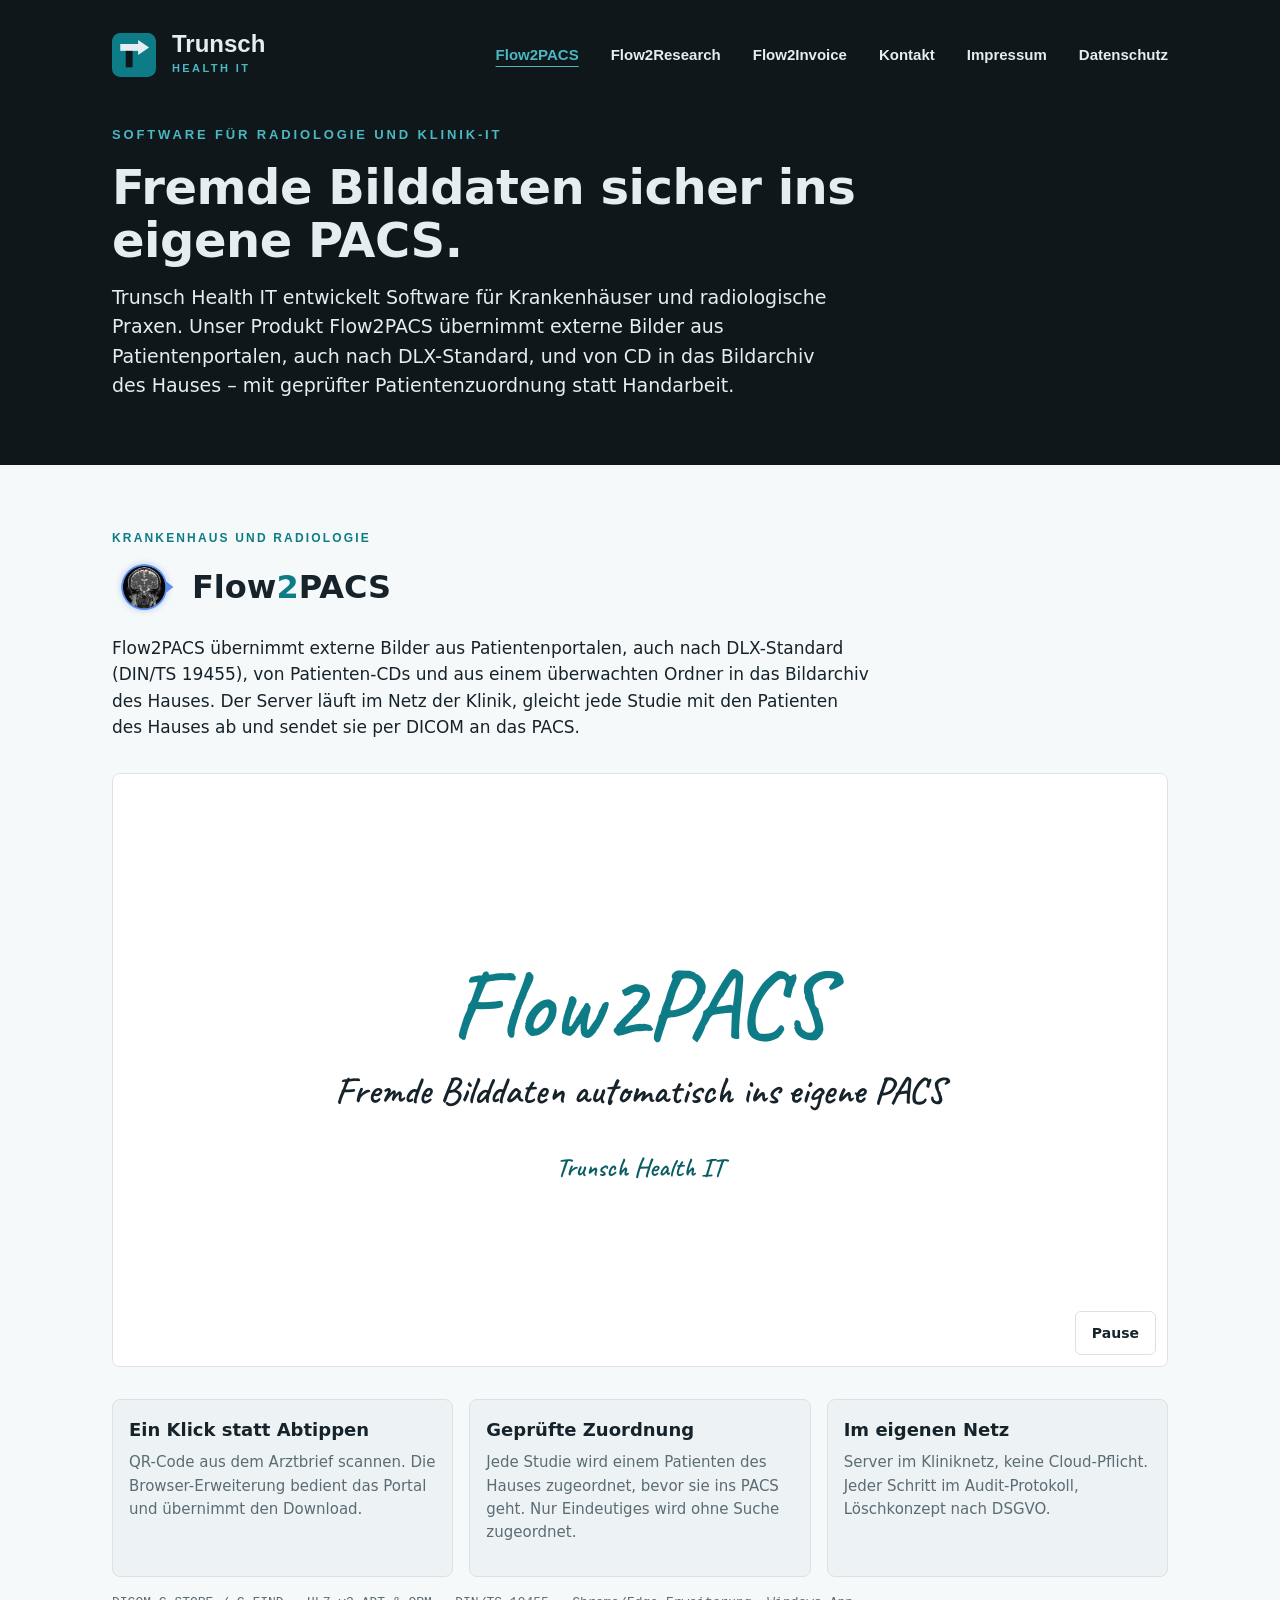
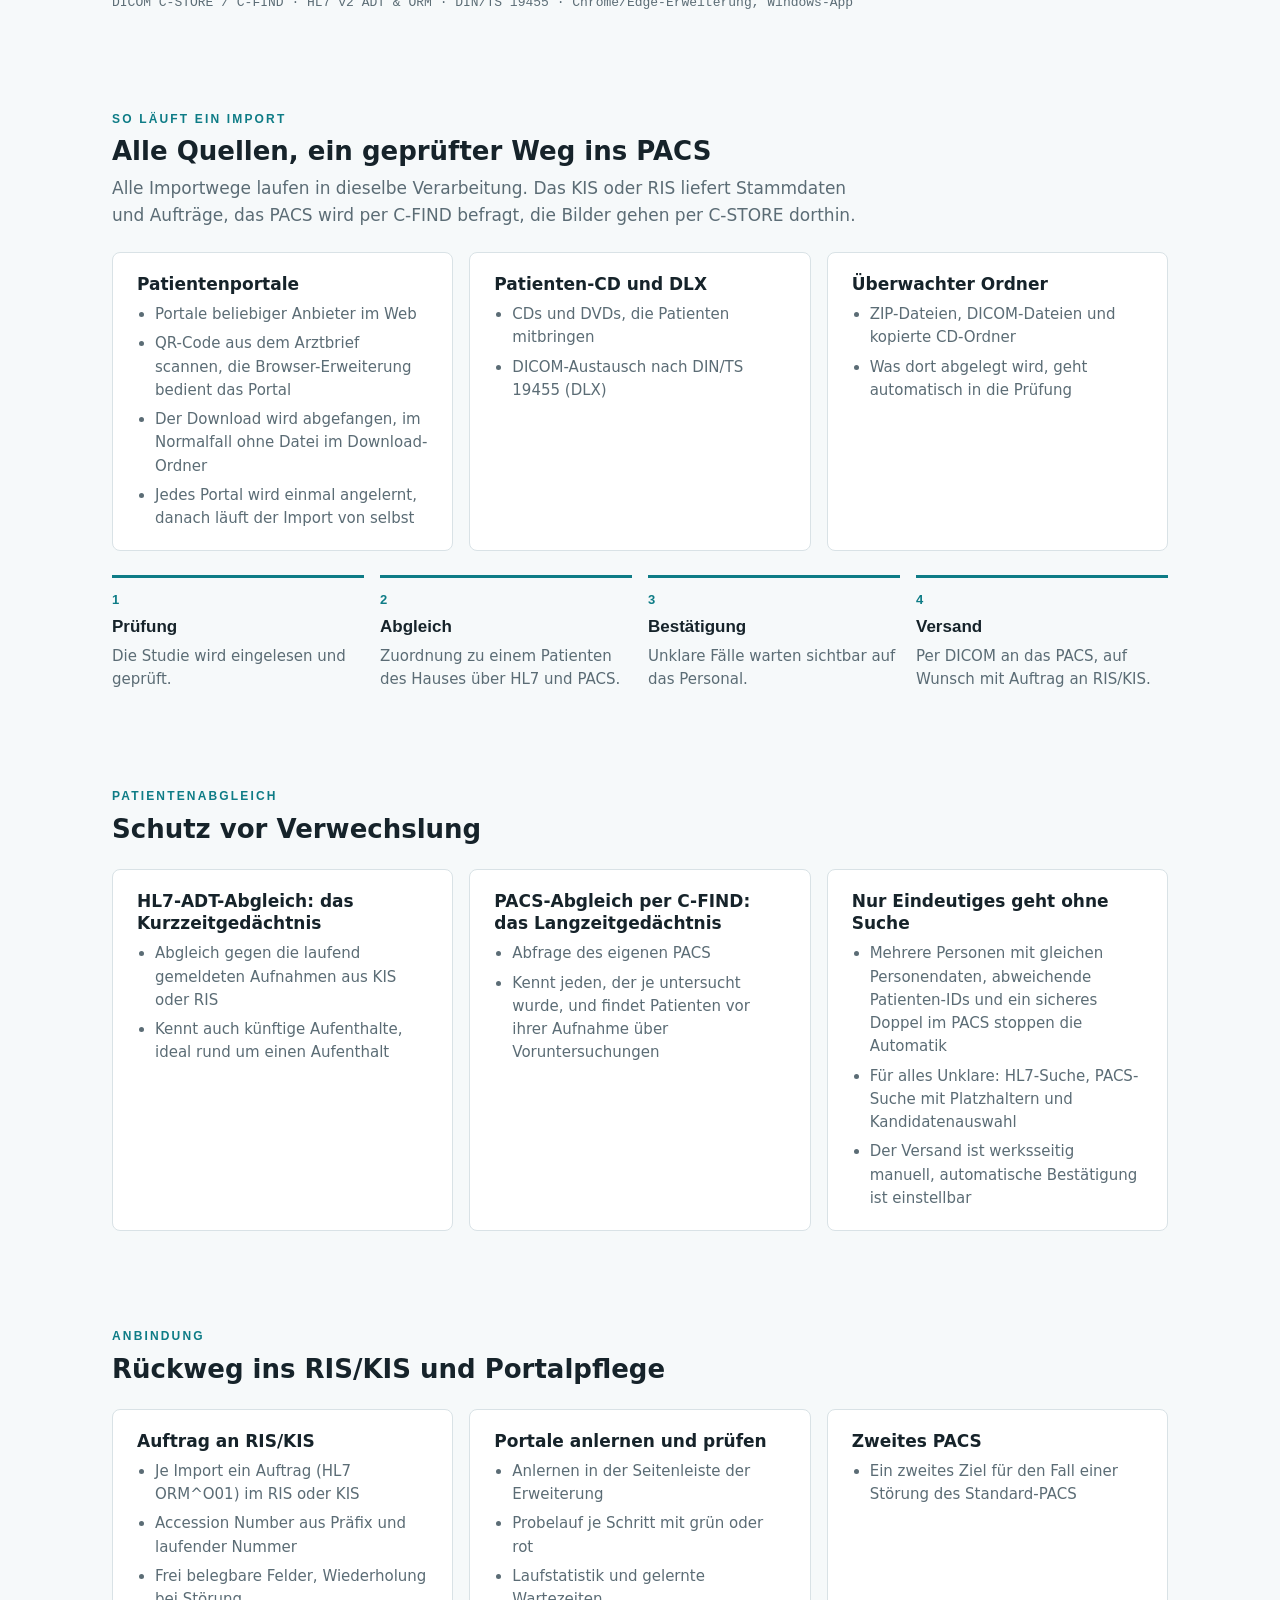
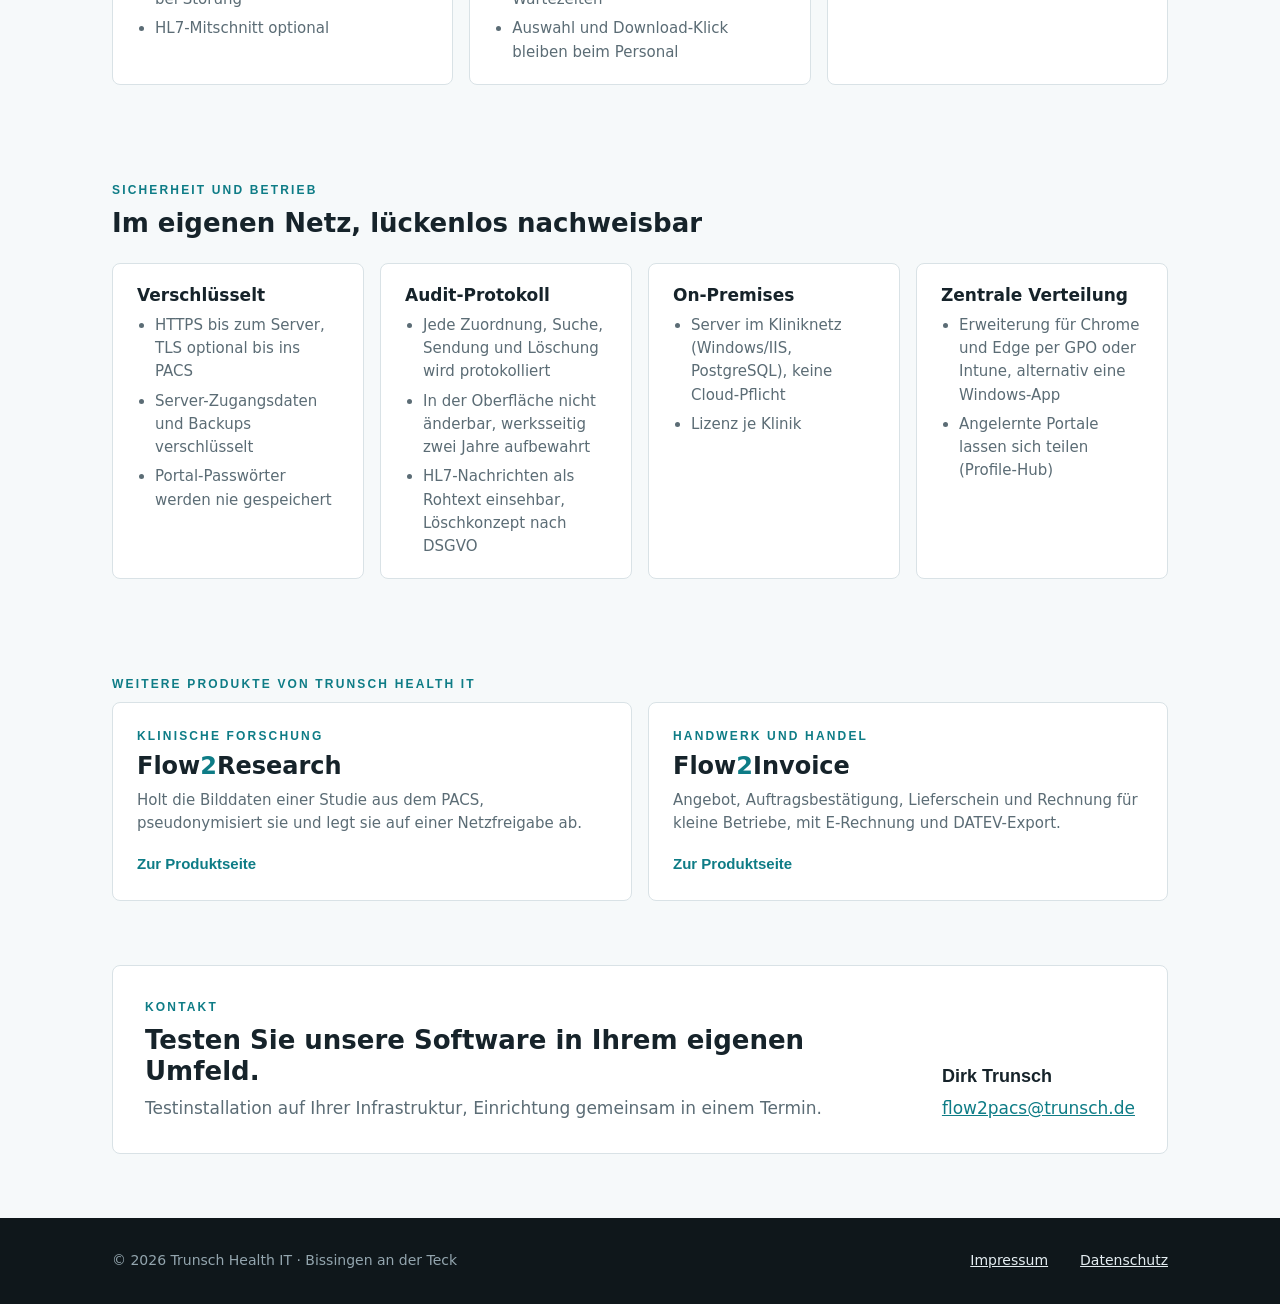
<file: index.html>
<!doctype html>
<html lang="de">
<head>
<meta charset="utf-8">
<meta name="viewport" content="width=device-width, initial-scale=1">
<title>Flow2PACS – Fremdbilder sicher ins PACS – Trunsch Health IT</title>
<meta name="description" content="Flow2PACS von Trunsch Health IT übernimmt externe Bilder aus Patientenportalen (auch DLX), von Patienten-CDs und aus Ordnern ins PACS der Klinik, mit geprüfter Patientenzuordnung.">
<link rel="icon" href="favicon.svg" type="image/svg+xml">
<link rel="stylesheet" href="style.css">
</head>
<body>
<header class="kopf">
<div class="wrap leiste">
<a class="marke" href="index.html"><svg viewBox="0 0 64 64" width="44" height="44" aria-hidden="true"><rect width="64" height="64" rx="12" fill="#0E7C86"/><rect x="12" y="16" width="28" height="10" fill="#E4EDF1"/><path d="M38 10 L54 21 L38 32 Z" fill="#E4EDF1"/><rect x="20" y="26" width="10" height="24" fill="#0F171B"/></svg><span><b>Trunsch</b><span>Health IT</span></span></a>
<nav class="nav" aria-label="Hauptnavigation">
<a href="index.html" aria-current="page">Flow2PACS</a>
<a href="flow2research.html">Flow2Research</a>
<a href="flow2invoice.html">Flow2Invoice</a>
<a href="#kontakt">Kontakt</a>
<button type="button" class="linkknopf" data-impressum>Impressum</button>
<a href="datenschutz.html">Datenschutz</a>
</nav>
</div>
<div class="wrap held">
<div class="eyebrow">Software für Radiologie und Klinik-IT</div>
<h1>Fremde Bilddaten sicher ins eigene PACS.</h1>
<p>Trunsch Health IT entwickelt Software für Krankenhäuser und radiologische Praxen. Unser Produkt Flow2PACS übernimmt externe Bilder aus Patientenportalen, auch nach DLX-Standard, und von CD in das Bildarchiv des Hauses – mit geprüfter Patientenzuordnung statt Handarbeit.</p>
</div>
</header>

<main id="produkte">
<section id="flow2pacs" class="wrap produkt" aria-labelledby="flow2pacs-titel">
<div class="eyebrow">Krankenhaus und Radiologie</div>
<div class="titel"><img src="flow2pacs.png" alt="Produktzeichen Flow2PACS" width="64" height="64"><h2 id="flow2pacs-titel"><span>Flow</span><span class="zwei">2</span><span>PACS</span></h2></div>
<p class="intro">Flow2PACS übernimmt externe Bilder aus Patientenportalen, auch nach DLX-Standard (DIN/TS 19455), von Patienten-CDs und aus einem überwachten Ordner in das Bildarchiv des Hauses. Der Server läuft im Netz der Klinik, gleicht jede Studie mit den Patienten des Hauses ab und sendet sie per DICOM an das PACS.</p>
<figure class="illu illu-gross"><div class="illu-flaeche" data-illu="illustrationen/flow2pacs-film.svg" role="img" aria-label="Animierte Zeichnung in fünf Szenen: QR-Code scannen, vier Importwege durch dieselbe Prüfung, Patientenabgleich, Weg einer Studie bis ins PACS, Portal einmal anlernen."><noscript><img src="illustrationen/flow2pacs-film.svg" alt="Animierte Zeichnung: So arbeitet Flow2PACS" width="1600" height="900"></noscript></div></figure>
<div class="karten">
<div class="karte"><h3>Ein Klick statt Abtippen</h3><p>QR-Code aus dem Arztbrief scannen. Die Browser-Erweiterung bedient das Portal und übernimmt den Download.</p></div>
<div class="karte"><h3>Geprüfte Zuordnung</h3><p>Jede Studie wird einem Patienten des Hauses zugeordnet, bevor sie ins PACS geht. Nur Eindeutiges wird ohne Suche zugeordnet.</p></div>
<div class="karte"><h3>Im eigenen Netz</h3><p>Server im Kliniknetz, keine Cloud-Pflicht. Jeder Schritt im Audit-Protokoll, Löschkonzept nach DSGVO.</p></div>
</div>
<p class="technik">DICOM C-STORE / C-FIND · HL7 v2 ADT &amp; ORM · DIN/TS 19455 · Chrome/Edge-Erweiterung, Windows-App</p>
</section>

<section id="ablauf" class="wrap info" aria-labelledby="ablauf-titel">
<div class="eyebrow">So läuft ein Import</div>
<h2 id="ablauf-titel">Alle Quellen, ein geprüfter Weg ins PACS</h2>
<p class="info-intro">Alle Importwege laufen in dieselbe Verarbeitung. Das KIS oder RIS liefert Stammdaten und Aufträge, das PACS wird per C-FIND befragt, die Bilder gehen per C-STORE dorthin.</p>
<div class="spalten">
<div class="block"><h3>Patientenportale</h3><ul><li>Portale beliebiger Anbieter im Web</li><li>QR-Code aus dem Arztbrief scannen, die Browser-Erweiterung bedient das Portal</li><li>Der Download wird abgefangen, im Normalfall ohne Datei im Download-Ordner</li><li>Jedes Portal wird einmal angelernt, danach läuft der Import von selbst</li></ul></div>
<div class="block"><h3>Patienten-CD und DLX</h3><ul><li>CDs und DVDs, die Patienten mitbringen</li><li>DICOM-Austausch nach DIN/TS 19455 (DLX)</li></ul></div>
<div class="block"><h3>Überwachter Ordner</h3><ul><li>ZIP-Dateien, DICOM-Dateien und kopierte CD-Ordner</li><li>Was dort abgelegt wird, geht automatisch in die Prüfung</li></ul></div>
</div>
<ol class="schritte"><li><b>Prüfung</b><span>Die Studie wird eingelesen und geprüft.</span></li><li><b>Abgleich</b><span>Zuordnung zu einem Patienten des Hauses über HL7 und PACS.</span></li><li><b>Bestätigung</b><span>Unklare Fälle warten sichtbar auf das Personal.</span></li><li><b>Versand</b><span>Per DICOM an das PACS, auf Wunsch mit Auftrag an RIS/KIS.</span></li></ol>
</section>
<section id="abgleich" class="wrap info" aria-labelledby="abgleich-titel">
<div class="eyebrow">Patientenabgleich</div>
<h2 id="abgleich-titel">Schutz vor Verwechslung</h2>
<div class="spalten">
<div class="block"><h3>HL7-ADT-Abgleich: das Kurzzeitgedächtnis</h3><ul><li>Abgleich gegen die laufend gemeldeten Aufnahmen aus KIS oder RIS</li><li>Kennt auch künftige Aufenthalte, ideal rund um einen Aufenthalt</li></ul></div>
<div class="block"><h3>PACS-Abgleich per C-FIND: das Langzeitgedächtnis</h3><ul><li>Abfrage des eigenen PACS</li><li>Kennt jeden, der je untersucht wurde, und findet Patienten vor ihrer Aufnahme über Voruntersuchungen</li></ul></div>
<div class="block"><h3>Nur Eindeutiges geht ohne Suche</h3><ul><li>Mehrere Personen mit gleichen Personendaten, abweichende Patienten-IDs und ein sicheres Doppel im PACS stoppen die Automatik</li><li>Für alles Unklare: HL7-Suche, PACS-Suche mit Platzhaltern und Kandidatenauswahl</li><li>Der Versand ist werksseitig manuell, automatische Bestätigung ist einstellbar</li></ul></div>
</div>
</section>
<section id="rueckweg" class="wrap info" aria-labelledby="rueckweg-titel">
<div class="eyebrow">Anbindung</div>
<h2 id="rueckweg-titel">Rückweg ins RIS/KIS und Portalpflege</h2>
<div class="spalten">
<div class="block"><h3>Auftrag an RIS/KIS</h3><ul><li>Je Import ein Auftrag (HL7 ORM^O01) im RIS oder KIS</li><li>Accession Number aus Präfix und laufender Nummer</li><li>Frei belegbare Felder, Wiederholung bei Störung</li><li>HL7-Mitschnitt optional</li></ul></div>
<div class="block"><h3>Portale anlernen und prüfen</h3><ul><li>Anlernen in der Seitenleiste der Erweiterung</li><li>Probelauf je Schritt mit grün oder rot</li><li>Laufstatistik und gelernte Wartezeiten</li><li>Auswahl und Download-Klick bleiben beim Personal</li></ul></div>
<div class="block"><h3>Zweites PACS</h3><ul><li>Ein zweites Ziel für den Fall einer Störung des Standard-PACS</li></ul></div>
</div>
</section>
<section id="betrieb" class="wrap info" aria-labelledby="betrieb-titel">
<div class="eyebrow">Sicherheit und Betrieb</div>
<h2 id="betrieb-titel">Im eigenen Netz, lückenlos nachweisbar</h2>
<div class="spalten">
<div class="block"><h3>Verschlüsselt</h3><ul><li>HTTPS bis zum Server, TLS optional bis ins PACS</li><li>Server-Zugangsdaten und Backups verschlüsselt</li><li>Portal-Passwörter werden nie gespeichert</li></ul></div>
<div class="block"><h3>Audit-Protokoll</h3><ul><li>Jede Zuordnung, Suche, Sendung und Löschung wird protokolliert</li><li>In der Oberfläche nicht änderbar, werksseitig zwei Jahre aufbewahrt</li><li>HL7-Nachrichten als Rohtext einsehbar, Löschkonzept nach DSGVO</li></ul></div>
<div class="block"><h3>On-Premises</h3><ul><li>Server im Kliniknetz (Windows/IIS, PostgreSQL), keine Cloud-Pflicht</li><li>Lizenz je Klinik</li></ul></div>
<div class="block"><h3>Zentrale Verteilung</h3><ul><li>Erweiterung für Chrome und Edge per GPO oder Intune, alternativ eine Windows-App</li><li>Angelernte Portale lassen sich teilen (Profile-Hub)</li></ul></div>
</div>
</section>

<section id="weitere" class="wrap weitere" aria-labelledby="weitere-titel">
<div class="eyebrow" id="weitere-titel">Weitere Produkte von Trunsch Health IT</div>
<div class="weitere-raster">
<a class="weiteres teaser" href="flow2research.html">
<div class="eyebrow">Klinische Forschung</div>
<h3><span>Flow</span><span class="zwei">2</span><span>Research</span></h3>
<p>Holt die Bilddaten einer Studie aus dem PACS, pseudonymisiert sie und legt sie auf einer Netzfreigabe ab.</p>
<span class="mehr">Zur Produktseite</span>
</a>
<a class="weiteres teaser" href="flow2invoice.html">
<div class="eyebrow">Handwerk und Handel</div>
<h3><span>Flow</span><span class="zwei">2</span><span>Invoice</span></h3>
<p>Angebot, Auftragsbestätigung, Lieferschein und Rechnung für kleine Betriebe, mit E-Rechnung und DATEV-Export.</p>
<span class="mehr">Zur Produktseite</span>
</a>
</div>
</section>

<section id="kontakt" class="wrap abstand-unten" aria-labelledby="kontakt-titel">
<div class="kontakt">
<div class="kontakt-text">
<div class="eyebrow">Kontakt</div>
<h2 id="kontakt-titel">Testen Sie unsere Software in Ihrem eigenen Umfeld.</h2>
<p>Testinstallation auf Ihrer Infrastruktur, Einrichtung gemeinsam in einem Termin.</p>
</div>
<div class="person"><b>Dirk Trunsch</b><a href="&#109;&#97;&#105;&#108;&#116;&#111;&#58;&#102;&#108;&#111;&#119;&#50;&#112;&#97;&#99;&#115;&#64;&#116;&#114;&#117;&#110;&#115;&#99;&#104;&#46;&#100;&#101;">&#102;&#108;&#111;&#119;&#50;&#112;&#97;&#99;&#115;&#64;&#116;&#114;&#117;&#110;&#115;&#99;&#104;&#46;&#100;&#101;</a></div>
</div>
</section>
</main>

<footer class="fuss">
<div class="wrap">
<span>© 2026 Trunsch Health IT · Bissingen an der Teck</span>
<nav aria-label="Rechtliches"><button type="button" class="linkknopf" data-impressum>Impressum</button><a href="datenschutz.html">Datenschutz</a></nav>
</div>
</footer>

<dialog id="impressum" aria-labelledby="impressum-titel">
<div class="kopfzeile">
<div><div class="eyebrow">Rechtliches</div><h2 id="impressum-titel">Impressum</h2></div>
<form method="dialog"><button class="schliessen" aria-label="Impressum schließen"><svg width="20" height="20" viewBox="0 0 24 24" fill="none" stroke="currentColor" stroke-width="2" stroke-linecap="round" aria-hidden="true"><path d="M18 6 6 18"/><path d="m6 6 12 12"/></svg></button></form>
</div>
<h3 style="margin-top:0">Angaben gemäß § 5 DDG</h3>
<p>Trunsch Health IT<br>Inhaber: Dirk Trunsch<br>Sattlerweg 3<br>73266 Bissingen an der Teck<br>Deutschland</p>
<h3>Kontakt</h3>
<p>E-Mail: <a href="&#109;&#97;&#105;&#108;&#116;&#111;&#58;&#102;&#108;&#111;&#119;&#50;&#112;&#97;&#99;&#115;&#64;&#116;&#114;&#117;&#110;&#115;&#99;&#104;&#46;&#100;&#101;">&#102;&#108;&#111;&#119;&#50;&#112;&#97;&#99;&#115;&#64;&#116;&#114;&#117;&#110;&#115;&#99;&#104;&#46;&#100;&#101;</a></p>
<h3>Verantwortlich für den Inhalt nach § 18 Abs. 2 MStV</h3>
<p>Dirk Trunsch, Anschrift wie oben</p>
<h3>Verbraucherstreitbeilegung</h3>
<p>Wir sind nicht bereit und nicht verpflichtet, an Streitbeilegungsverfahren vor einer Verbraucherschlichtungsstelle teilzunehmen.</p>
</dialog>
<script>
// Impressum-Fenster: jeder Knopf mit data-impressum öffnet es; Esc und der Schließen-Knopf schließen es (natives <dialog>).
document.querySelectorAll('[data-impressum]').forEach(function (k) {
  k.addEventListener('click', function () { document.getElementById('impressum').showModal(); });
});
// Alte Links auf die frühere Einzelseite (#flow2research, #flow2invoice) führen auf die neuen Produktseiten.
var umzug = { '#flow2research': 'flow2research.html', '#flow2invoice': 'flow2invoice.html' };
if (umzug[location.hash]) { location.replace(umzug[location.hash]); }
if (location.hash === '#impressum') { document.getElementById('impressum').showModal(); }
</script>
<script src="illustrationen/illustrationen.js" defer></script>
</body>
</html>
</file>
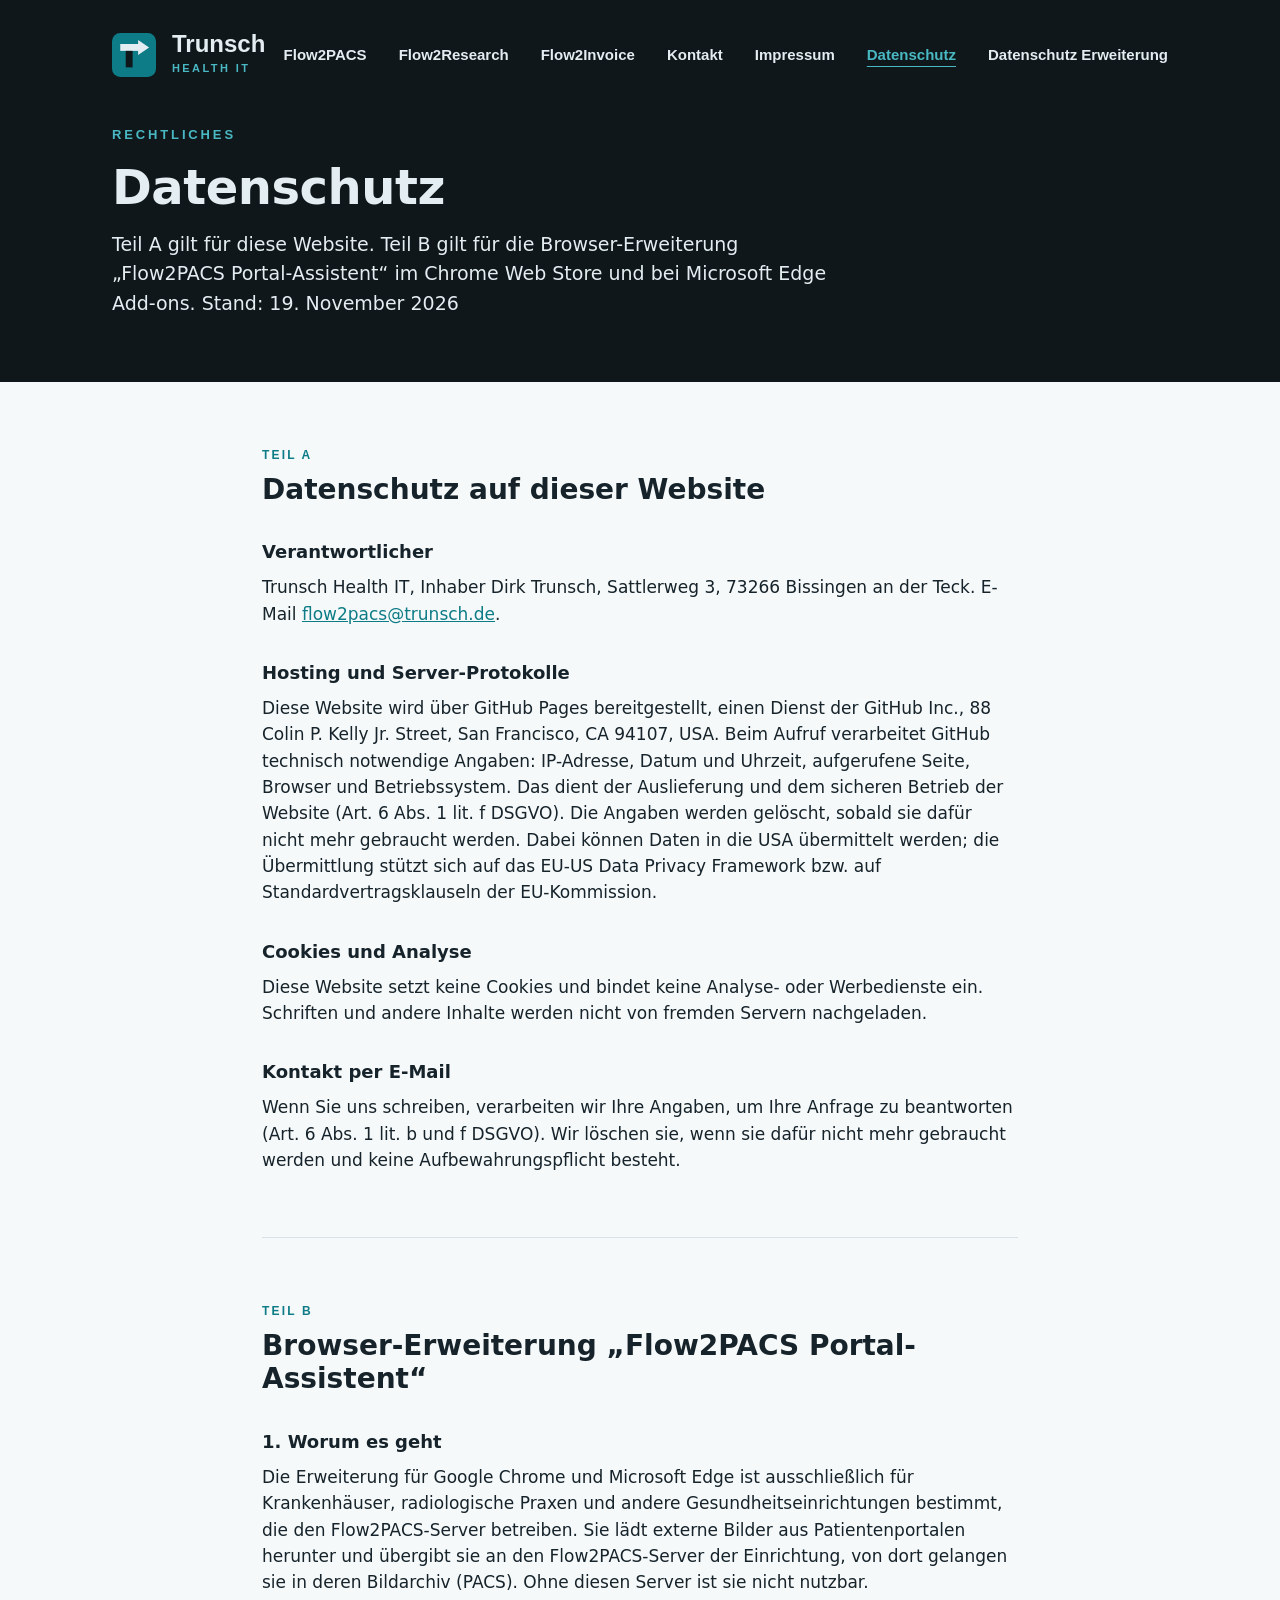
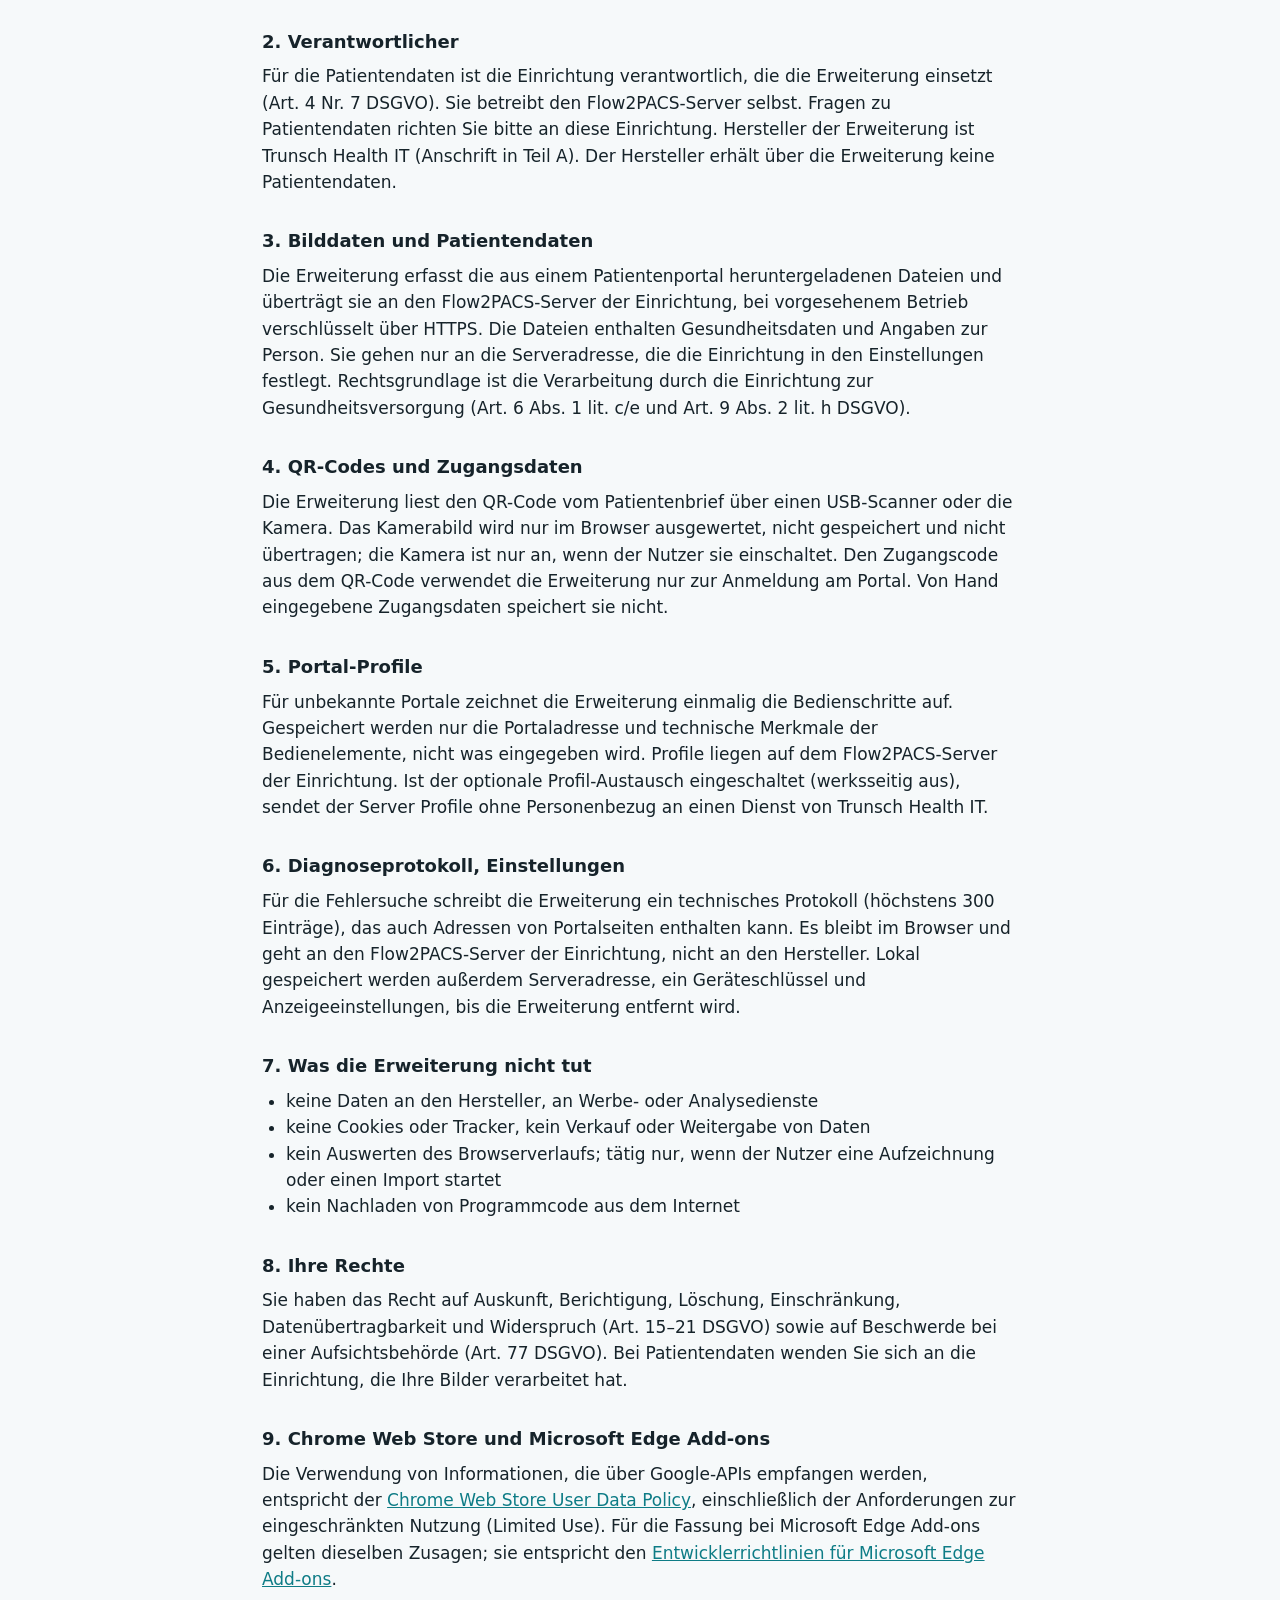
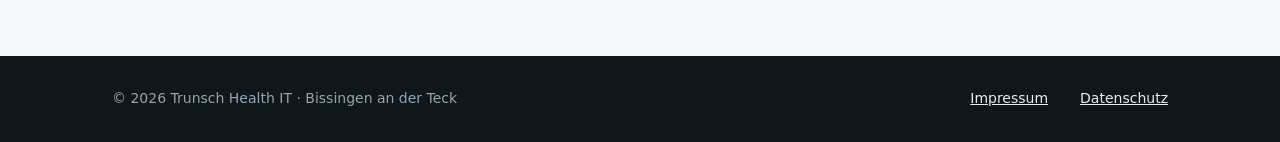
<file: datenschutz.html>
<!doctype html>
<html lang="de">
<head>
<meta charset="utf-8">
<meta name="viewport" content="width=device-width, initial-scale=1">
<title>Datenschutz – Trunsch Health IT</title>
<link rel="icon" href="favicon.svg" type="image/svg+xml">
<link rel="stylesheet" href="style.css">
</head>
<body>
<header class="kopf">
<div class="wrap leiste">
<a class="marke" href="index.html"><svg viewBox="0 0 64 64" width="44" height="44" aria-hidden="true"><rect width="64" height="64" rx="12" fill="#0E7C86"/><rect x="12" y="16" width="28" height="10" fill="#E4EDF1"/><path d="M38 10 L54 21 L38 32 Z" fill="#E4EDF1"/><rect x="20" y="26" width="10" height="24" fill="#0F171B"/></svg><span><b>Trunsch</b><span>Health IT</span></span></a>
<nav class="nav" aria-label="Hauptnavigation">
<a href="index.html">Flow2PACS</a>
<a href="flow2research.html">Flow2Research</a>
<a href="flow2invoice.html">Flow2Invoice</a>
<a href="index.html#kontakt">Kontakt</a>
<button type="button" class="linkknopf" data-impressum>Impressum</button>
<a href="datenschutz.html" aria-current="page">Datenschutz</a>
<a href="#erweiterung">Datenschutz Erweiterung</a>
</nav>
</div>
<div class="wrap held">
<div class="eyebrow">Rechtliches</div>
<h1>Datenschutz</h1>
<p>Teil A gilt für diese Website. Teil B gilt für die Browser-Erweiterung „Flow2PACS Portal-Assistent“ im Chrome Web Store und bei Microsoft Edge Add-ons. Stand: 19. November 2026</p>
</div>
</header>

<main class="text">
<section aria-labelledby="teil-a">
<div class="eyebrow">Teil A</div>
<h2 id="teil-a">Datenschutz auf dieser Website</h2>
<h3>Verantwortlicher</h3>
<p>Trunsch Health IT, Inhaber Dirk Trunsch, Sattlerweg 3, 73266 Bissingen an der Teck. E-Mail <a href="&#109;&#97;&#105;&#108;&#116;&#111;&#58;&#102;&#108;&#111;&#119;&#50;&#112;&#97;&#99;&#115;&#64;&#116;&#114;&#117;&#110;&#115;&#99;&#104;&#46;&#100;&#101;">&#102;&#108;&#111;&#119;&#50;&#112;&#97;&#99;&#115;&#64;&#116;&#114;&#117;&#110;&#115;&#99;&#104;&#46;&#100;&#101;</a>.</p>
<h3>Hosting und Server-Protokolle</h3>
<p>Diese Website wird über GitHub Pages bereitgestellt, einen Dienst der GitHub Inc., 88 Colin P. Kelly Jr. Street, San Francisco, CA 94107, USA. Beim Aufruf verarbeitet GitHub technisch notwendige Angaben: IP-Adresse, Datum und Uhrzeit, aufgerufene Seite, Browser und Betriebssystem. Das dient der Auslieferung und dem sicheren Betrieb der Website (Art. 6 Abs. 1 lit. f DSGVO). Die Angaben werden gelöscht, sobald sie dafür nicht mehr gebraucht werden. Dabei können Daten in die USA übermittelt werden; die Übermittlung stützt sich auf das EU-US Data Privacy Framework bzw. auf Standardvertragsklauseln der EU-Kommission.</p>
<h3>Cookies und Analyse</h3>
<p>Diese Website setzt keine Cookies und bindet keine Analyse- oder Werbedienste ein. Schriften und andere Inhalte werden nicht von fremden Servern nachgeladen.</p>
<h3>Kontakt per E-Mail</h3>
<p>Wenn Sie uns schreiben, verarbeiten wir Ihre Angaben, um Ihre Anfrage zu beantworten (Art. 6 Abs. 1 lit. b und f DSGVO). Wir löschen sie, wenn sie dafür nicht mehr gebraucht werden und keine Aufbewahrungspflicht besteht.</p>
</section>

<section id="erweiterung" aria-labelledby="teil-b">
<div class="eyebrow">Teil B</div>
<h2 id="teil-b">Browser-Erweiterung „Flow2PACS Portal-Assistent“</h2>
<h3>1. Worum es geht</h3>
<p>Die Erweiterung für Google Chrome und Microsoft Edge ist ausschließlich für Krankenhäuser, radiologische Praxen und andere Gesundheitseinrichtungen bestimmt, die den Flow2PACS-Server betreiben. Sie lädt externe Bilder aus Patientenportalen herunter und übergibt sie an den Flow2PACS-Server der Einrichtung, von dort gelangen sie in deren Bildarchiv (PACS). Ohne diesen Server ist sie nicht nutzbar.</p>
<h3>2. Verantwortlicher</h3>
<p>Für die Patientendaten ist die Einrichtung verantwortlich, die die Erweiterung einsetzt (Art. 4 Nr. 7 DSGVO). Sie betreibt den Flow2PACS-Server selbst. Fragen zu Patientendaten richten Sie bitte an diese Einrichtung. Hersteller der Erweiterung ist Trunsch Health IT (Anschrift in Teil A). Der Hersteller erhält über die Erweiterung keine Patientendaten.</p>
<h3>3. Bilddaten und Patientendaten</h3>
<p>Die Erweiterung erfasst die aus einem Patientenportal heruntergeladenen Dateien und überträgt sie an den Flow2PACS-Server der Einrichtung, bei vorgesehenem Betrieb verschlüsselt über HTTPS. Die Dateien enthalten Gesundheitsdaten und Angaben zur Person. Sie gehen nur an die Serveradresse, die die Einrichtung in den Einstellungen festlegt. Rechtsgrundlage ist die Verarbeitung durch die Einrichtung zur Gesundheitsversorgung (Art. 6 Abs. 1 lit. c/e und Art. 9 Abs. 2 lit. h DSGVO).</p>
<h3>4. QR-Codes und Zugangsdaten</h3>
<p>Die Erweiterung liest den QR-Code vom Patientenbrief über einen USB-Scanner oder die Kamera. Das Kamerabild wird nur im Browser ausgewertet, nicht gespeichert und nicht übertragen; die Kamera ist nur an, wenn der Nutzer sie einschaltet. Den Zugangscode aus dem QR-Code verwendet die Erweiterung nur zur Anmeldung am Portal. Von Hand eingegebene Zugangsdaten speichert sie nicht.</p>
<h3>5. Portal-Profile</h3>
<p>Für unbekannte Portale zeichnet die Erweiterung einmalig die Bedienschritte auf. Gespeichert werden nur die Portaladresse und technische Merkmale der Bedienelemente, nicht was eingegeben wird. Profile liegen auf dem Flow2PACS-Server der Einrichtung. Ist der optionale Profil-Austausch eingeschaltet (werksseitig aus), sendet der Server Profile ohne Personenbezug an einen Dienst von Trunsch Health IT.</p>
<h3>6. Diagnoseprotokoll, Einstellungen</h3>
<p>Für die Fehlersuche schreibt die Erweiterung ein technisches Protokoll (höchstens 300 Einträge), das auch Adressen von Portalseiten enthalten kann. Es bleibt im Browser und geht an den Flow2PACS-Server der Einrichtung, nicht an den Hersteller. Lokal gespeichert werden außerdem Serveradresse, ein Geräteschlüssel und Anzeigeeinstellungen, bis die Erweiterung entfernt wird.</p>
<h3>7. Was die Erweiterung nicht tut</h3>
<ul>
<li>keine Daten an den Hersteller, an Werbe- oder Analysedienste</li>
<li>keine Cookies oder Tracker, kein Verkauf oder Weitergabe von Daten</li>
<li>kein Auswerten des Browserverlaufs; tätig nur, wenn der Nutzer eine Aufzeichnung oder einen Import startet</li>
<li>kein Nachladen von Programmcode aus dem Internet</li>
</ul>
<h3>8. Ihre Rechte</h3>
<p>Sie haben das Recht auf Auskunft, Berichtigung, Löschung, Einschränkung, Datenübertragbarkeit und Widerspruch (Art. 15–21 DSGVO) sowie auf Beschwerde bei einer Aufsichtsbehörde (Art. 77 DSGVO). Bei Patientendaten wenden Sie sich an die Einrichtung, die Ihre Bilder verarbeitet hat.</p>
<h3>9. Chrome Web Store und Microsoft Edge Add-ons</h3>
<p>Die Verwendung von Informationen, die über Google-APIs empfangen werden, entspricht der <a href="https://developer.chrome.com/docs/webstore/program-policies/user-data-faq">Chrome Web Store User Data Policy</a>, einschließlich der Anforderungen zur eingeschränkten Nutzung (Limited Use). Für die Fassung bei Microsoft Edge Add-ons gelten dieselben Zusagen; sie entspricht den <a href="https://learn.microsoft.com/legal/microsoft-edge/extensions/developer-policies">Entwicklerrichtlinien für Microsoft Edge Add-ons</a>.</p>
</section>
</main>

<footer class="fuss">
<div class="wrap">
<span>© 2026 Trunsch Health IT · Bissingen an der Teck</span>
<nav aria-label="Rechtliches"><button type="button" class="linkknopf" data-impressum>Impressum</button><a href="datenschutz.html">Datenschutz</a></nav>
</div>
</footer>

<dialog id="impressum" aria-labelledby="impressum-titel">
<div class="kopfzeile">
<div><div class="eyebrow">Rechtliches</div><h2 id="impressum-titel">Impressum</h2></div>
<form method="dialog"><button class="schliessen" aria-label="Impressum schließen"><svg width="20" height="20" viewBox="0 0 24 24" fill="none" stroke="currentColor" stroke-width="2" stroke-linecap="round" aria-hidden="true"><path d="M18 6 6 18"/><path d="m6 6 12 12"/></svg></button></form>
</div>
<h3 style="margin-top:0">Angaben gemäß § 5 DDG</h3>
<p>Trunsch Health IT<br>Inhaber: Dirk Trunsch<br>Sattlerweg 3<br>73266 Bissingen an der Teck<br>Deutschland</p>
<h3>Kontakt</h3>
<p>E-Mail: <a href="&#109;&#97;&#105;&#108;&#116;&#111;&#58;&#102;&#108;&#111;&#119;&#50;&#112;&#97;&#99;&#115;&#64;&#116;&#114;&#117;&#110;&#115;&#99;&#104;&#46;&#100;&#101;">&#102;&#108;&#111;&#119;&#50;&#112;&#97;&#99;&#115;&#64;&#116;&#114;&#117;&#110;&#115;&#99;&#104;&#46;&#100;&#101;</a></p>
<h3>Verantwortlich für den Inhalt nach § 18 Abs. 2 MStV</h3>
<p>Dirk Trunsch, Anschrift wie oben</p>
<h3>Verbraucherstreitbeilegung</h3>
<p>Wir sind nicht bereit und nicht verpflichtet, an Streitbeilegungsverfahren vor einer Verbraucherschlichtungsstelle teilzunehmen.</p>
</dialog>
<script>
// Impressum-Fenster: jeder Knopf mit data-impressum öffnet es; Esc und der Schließen-Knopf schließen es (natives <dialog>).
document.querySelectorAll('[data-impressum]').forEach(function (k) {
  k.addEventListener('click', function () { document.getElementById('impressum').showModal(); });
});
if (location.hash === '#impressum') { document.getElementById('impressum').showModal(); }
</script>

</body>
</html>
</file>
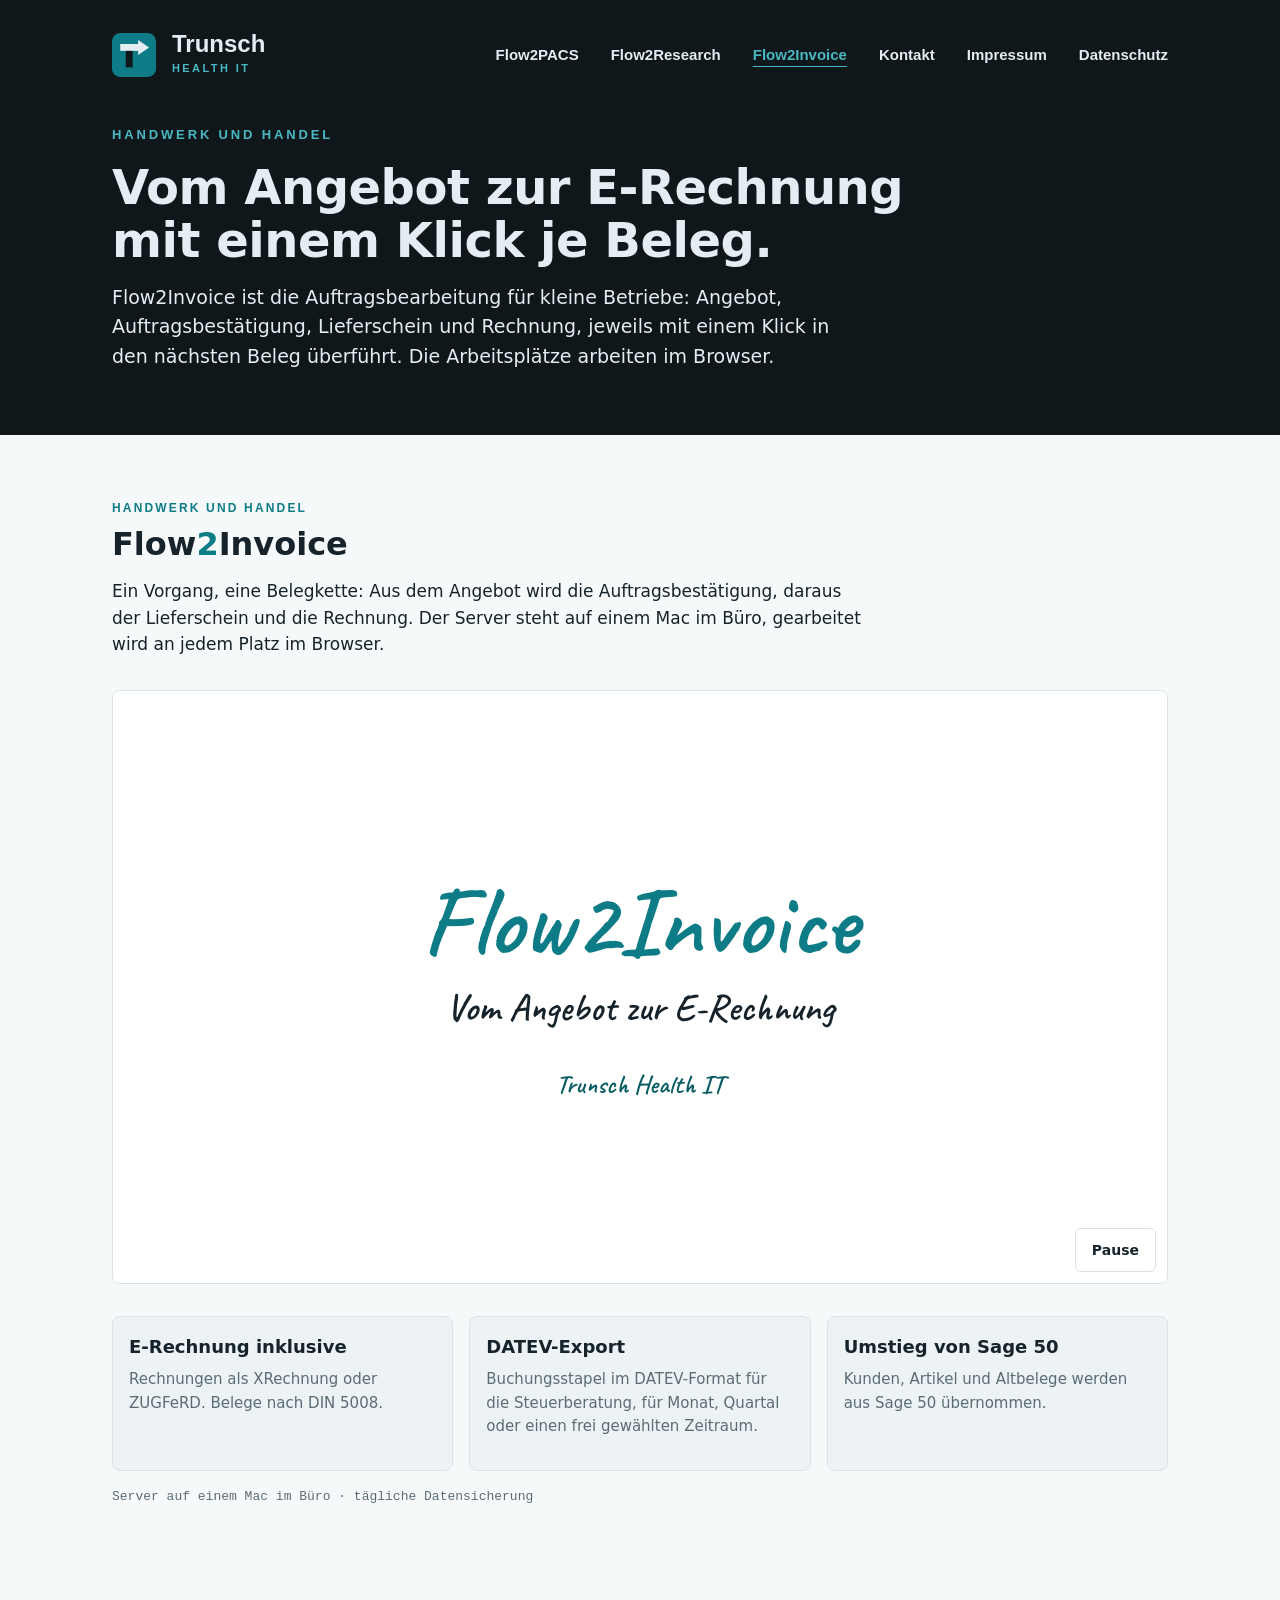
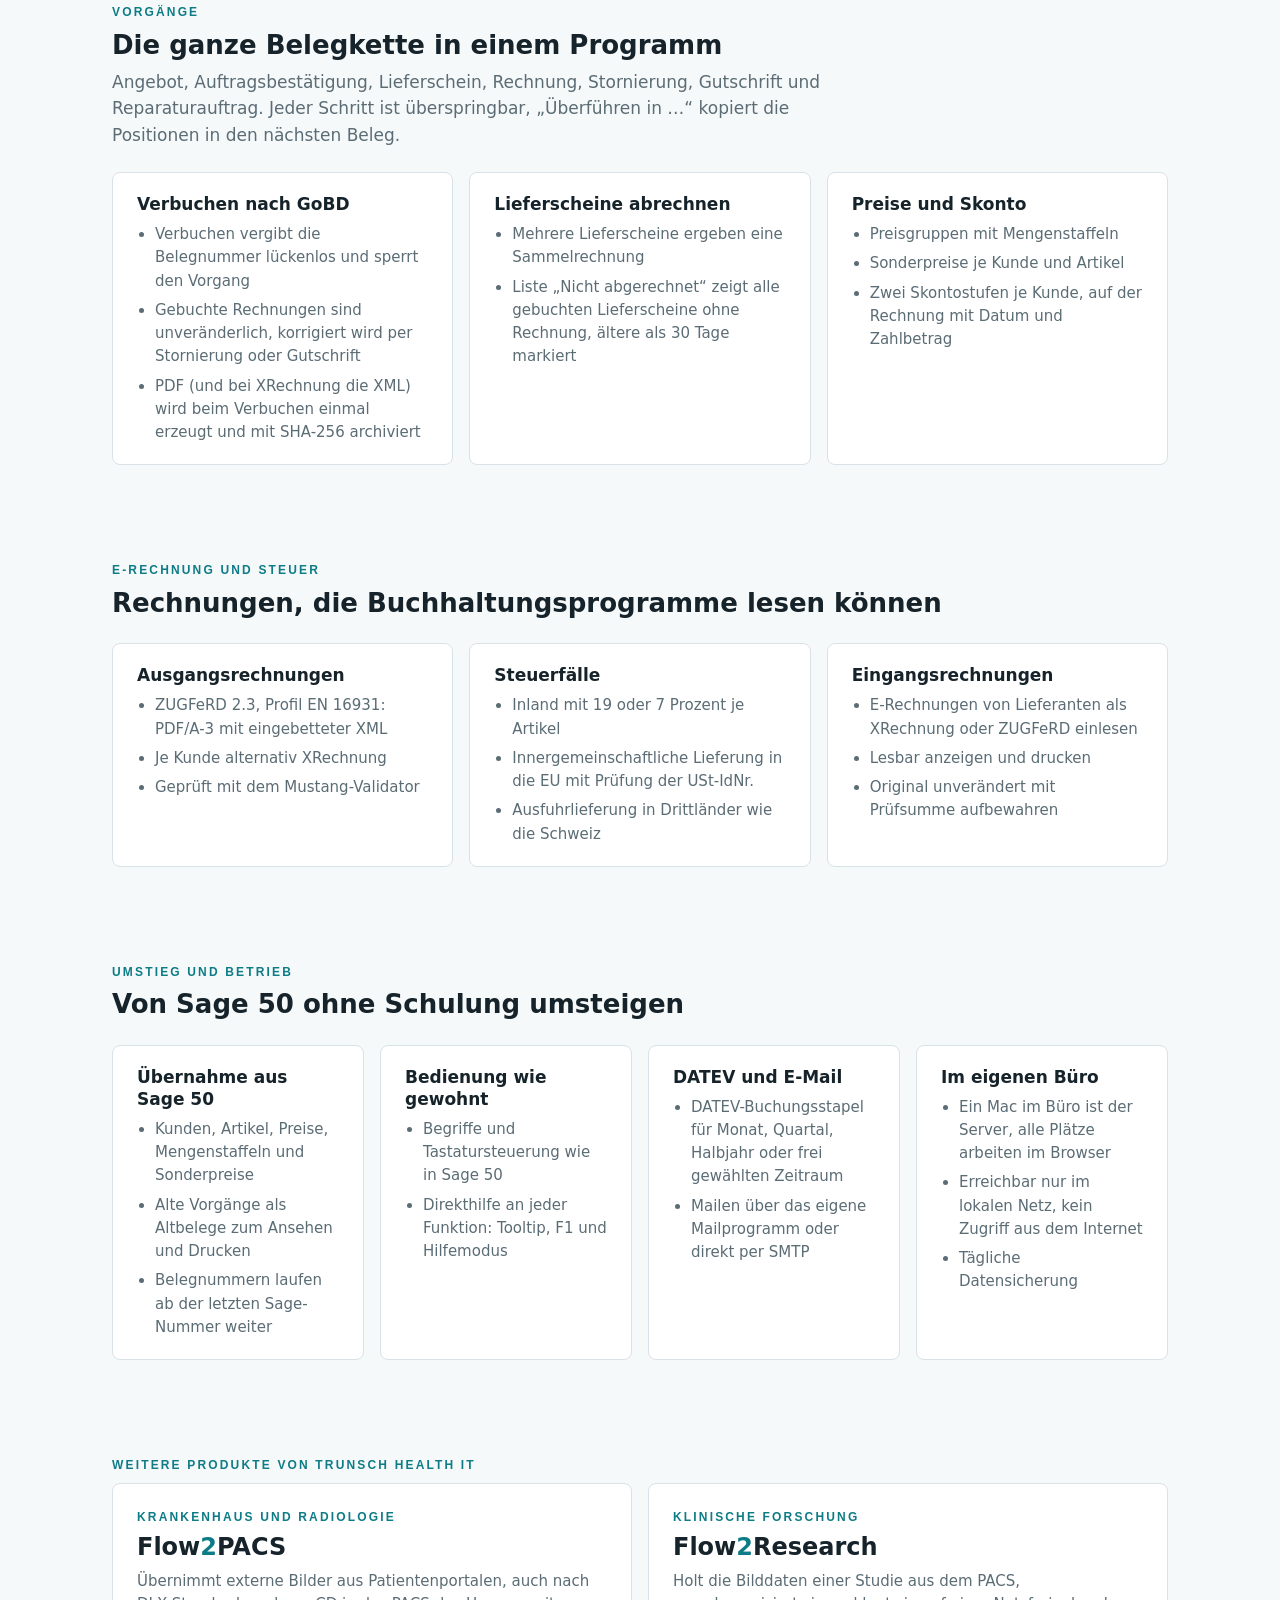
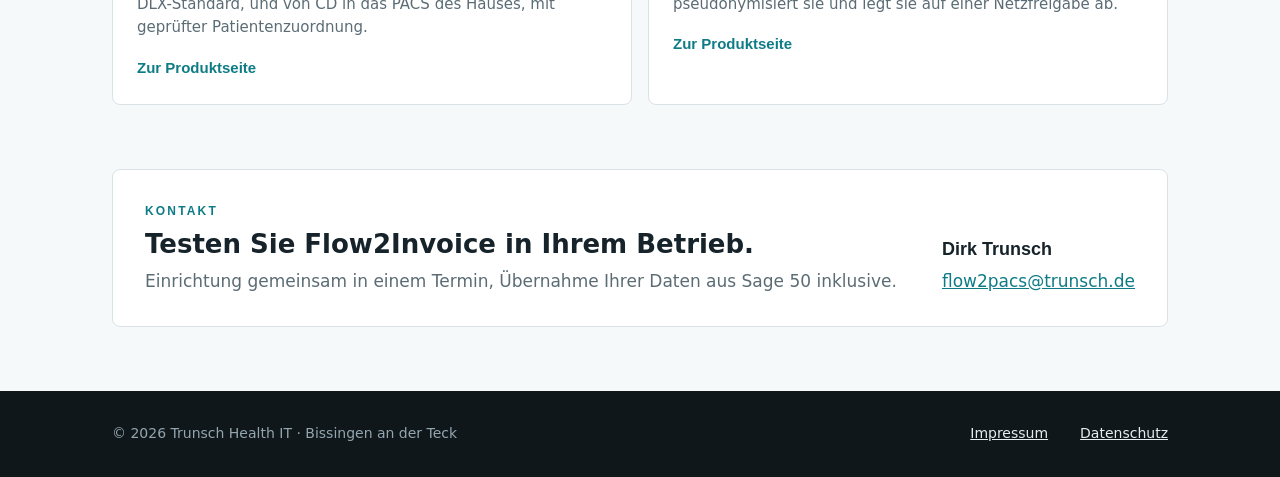
<file: flow2invoice.html>
<!doctype html>
<html lang="de">
<head>
<meta charset="utf-8">
<meta name="viewport" content="width=device-width, initial-scale=1">
<title>Flow2Invoice – Angebote, Rechnungen und E-Rechnung für kleine Betriebe – Trunsch Health IT</title>
<meta name="description" content="Flow2Invoice: Angebot, Auftragsbestätigung, Lieferschein und Rechnung für kleine Betriebe, mit XRechnung/ZUGFeRD, Mahnwesen, DATEV-Export und Übernahme aus Sage 50.">
<link rel="icon" href="favicon.svg" type="image/svg+xml">
<link rel="stylesheet" href="style.css">
</head>
<body>
<header class="kopf">
<div class="wrap leiste">
<a class="marke" href="index.html"><svg viewBox="0 0 64 64" width="44" height="44" aria-hidden="true"><rect width="64" height="64" rx="12" fill="#0E7C86"/><rect x="12" y="16" width="28" height="10" fill="#E4EDF1"/><path d="M38 10 L54 21 L38 32 Z" fill="#E4EDF1"/><rect x="20" y="26" width="10" height="24" fill="#0F171B"/></svg><span><b>Trunsch</b><span>Health IT</span></span></a>
<nav class="nav" aria-label="Hauptnavigation">
<a href="index.html">Flow2PACS</a>
<a href="flow2research.html">Flow2Research</a>
<a href="flow2invoice.html" aria-current="page">Flow2Invoice</a>
<a href="#kontakt">Kontakt</a>
<button type="button" class="linkknopf" data-impressum>Impressum</button>
<a href="datenschutz.html">Datenschutz</a>
</nav>
</div>
<div class="wrap held">
<div class="eyebrow">Handwerk und Handel</div>
<h1>Vom Angebot zur E-Rechnung mit einem Klick je Beleg.</h1>
<p>Flow2Invoice ist die Auftragsbearbeitung für kleine Betriebe: Angebot, Auftragsbestätigung, Lieferschein und Rechnung, jeweils mit einem Klick in den nächsten Beleg überführt. Die Arbeitsplätze arbeiten im Browser.</p>
</div>
</header>

<main>
<section id="flow2invoice" class="wrap produkt" aria-labelledby="flow2invoice-titel">
<div class="eyebrow">Handwerk und Handel</div>
<div class="titel"><h2 id="flow2invoice-titel"><span>Flow</span><span class="zwei">2</span><span>Invoice</span></h2></div>
<p class="intro">Ein Vorgang, eine Belegkette: Aus dem Angebot wird die Auftragsbestätigung, daraus der Lieferschein und die Rechnung. Der Server steht auf einem Mac im Büro, gearbeitet wird an jedem Platz im Browser.</p>
<figure class="illu illu-gross"><div class="illu-flaeche" data-illu="illustrationen/flow2invoice-film.svg" role="img" aria-label="Animierte Zeichnung in fünf Szenen: Belegkette vom Angebot zur Rechnung, Sammelrechnung aus Lieferscheinen, Verbuchen mit lückenloser Nummer, E-Rechnung als ZUGFeRD oder XRechnung, Server-Mac im Büro mit DATEV-Export."><noscript><img src="illustrationen/flow2invoice-film.svg" alt="Animierte Zeichnung: So arbeitet Flow2Invoice" width="1600" height="900"></noscript></div></figure>
<div class="karten">
<div class="karte"><h3>E-Rechnung inklusive</h3><p>Rechnungen als XRechnung oder ZUGFeRD. Belege nach DIN 5008.</p></div>
<div class="karte"><h3>DATEV-Export</h3><p>Buchungsstapel im DATEV-Format für die Steuerberatung, für Monat, Quartal oder einen frei gewählten Zeitraum.</p></div>
<div class="karte"><h3>Umstieg von Sage 50</h3><p>Kunden, Artikel und Altbelege werden aus Sage 50 übernommen.</p></div>
</div>
<p class="technik">Server auf einem Mac im Büro · tägliche Datensicherung</p>
</section>

<section id="belege" class="wrap info" aria-labelledby="belege-titel">
<div class="eyebrow">Vorgänge</div>
<h2 id="belege-titel">Die ganze Belegkette in einem Programm</h2>
<p class="info-intro">Angebot, Auftragsbestätigung, Lieferschein, Rechnung, Stornierung, Gutschrift und Reparaturauftrag. Jeder Schritt ist überspringbar, „Überführen in …“ kopiert die Positionen in den nächsten Beleg.</p>
<div class="spalten">
<div class="block"><h3>Verbuchen nach GoBD</h3><ul><li>Verbuchen vergibt die Belegnummer lückenlos und sperrt den Vorgang</li><li>Gebuchte Rechnungen sind unveränderlich, korrigiert wird per Stornierung oder Gutschrift</li><li>PDF (und bei XRechnung die XML) wird beim Verbuchen einmal erzeugt und mit SHA-256 archiviert</li></ul></div>
<div class="block"><h3>Lieferscheine abrechnen</h3><ul><li>Mehrere Lieferscheine ergeben eine Sammelrechnung</li><li>Liste „Nicht abgerechnet“ zeigt alle gebuchten Lieferscheine ohne Rechnung, ältere als 30 Tage markiert</li></ul></div>
<div class="block"><h3>Preise und Skonto</h3><ul><li>Preisgruppen mit Mengenstaffeln</li><li>Sonderpreise je Kunde und Artikel</li><li>Zwei Skontostufen je Kunde, auf der Rechnung mit Datum und Zahlbetrag</li></ul></div>
</div>
</section>
<section id="e-rechnung" class="wrap info" aria-labelledby="e-rechnung-titel">
<div class="eyebrow">E-Rechnung und Steuer</div>
<h2 id="e-rechnung-titel">Rechnungen, die Buchhaltungsprogramme lesen können</h2>
<div class="spalten">
<div class="block"><h3>Ausgangsrechnungen</h3><ul><li>ZUGFeRD 2.3, Profil EN 16931: PDF/A-3 mit eingebetteter XML</li><li>Je Kunde alternativ XRechnung</li><li>Geprüft mit dem Mustang-Validator</li></ul></div>
<div class="block"><h3>Steuerfälle</h3><ul><li>Inland mit 19 oder 7 Prozent je Artikel</li><li>Innergemeinschaftliche Lieferung in die EU mit Prüfung der USt-IdNr.</li><li>Ausfuhrlieferung in Drittländer wie die Schweiz</li></ul></div>
<div class="block"><h3>Eingangsrechnungen</h3><ul><li>E-Rechnungen von Lieferanten als XRechnung oder ZUGFeRD einlesen</li><li>Lesbar anzeigen und drucken</li><li>Original unverändert mit Prüfsumme aufbewahren</li></ul></div>
</div>
</section>
<section id="umstieg" class="wrap info" aria-labelledby="umstieg-titel">
<div class="eyebrow">Umstieg und Betrieb</div>
<h2 id="umstieg-titel">Von Sage 50 ohne Schulung umsteigen</h2>
<div class="spalten">
<div class="block"><h3>Übernahme aus Sage 50</h3><ul><li>Kunden, Artikel, Preise, Mengenstaffeln und Sonderpreise</li><li>Alte Vorgänge als Altbelege zum Ansehen und Drucken</li><li>Belegnummern laufen ab der letzten Sage-Nummer weiter</li></ul></div>
<div class="block"><h3>Bedienung wie gewohnt</h3><ul><li>Begriffe und Tastatursteuerung wie in Sage 50</li><li>Direkthilfe an jeder Funktion: Tooltip, F1 und Hilfemodus</li></ul></div>
<div class="block"><h3>DATEV und E-Mail</h3><ul><li>DATEV-Buchungsstapel für Monat, Quartal, Halbjahr oder frei gewählten Zeitraum</li><li>Mailen über das eigene Mailprogramm oder direkt per SMTP</li></ul></div>
<div class="block"><h3>Im eigenen Büro</h3><ul><li>Ein Mac im Büro ist der Server, alle Plätze arbeiten im Browser</li><li>Erreichbar nur im lokalen Netz, kein Zugriff aus dem Internet</li><li>Tägliche Datensicherung</li></ul></div>
</div>
</section>

<section class="wrap weitere" aria-labelledby="andere-titel">
<div class="eyebrow" id="andere-titel">Weitere Produkte von Trunsch Health IT</div>
<div class="weitere-raster">
<a class="weiteres teaser" href="index.html">
<div class="eyebrow">Krankenhaus und Radiologie</div>
<h3><span>Flow</span><span class="zwei">2</span><span>PACS</span></h3>
<p>Übernimmt externe Bilder aus Patientenportalen, auch nach DLX-Standard, und von CD in das PACS des Hauses, mit geprüfter Patientenzuordnung.</p>
<span class="mehr">Zur Produktseite</span>
</a>
<a class="weiteres teaser" href="flow2research.html">
<div class="eyebrow">Klinische Forschung</div>
<h3><span>Flow</span><span class="zwei">2</span><span>Research</span></h3>
<p>Holt die Bilddaten einer Studie aus dem PACS, pseudonymisiert sie und legt sie auf einer Netzfreigabe ab.</p>
<span class="mehr">Zur Produktseite</span>
</a>
</div>
</section>

<section id="kontakt" class="wrap abstand-unten" aria-labelledby="kontakt-titel">
<div class="kontakt">
<div class="kontakt-text">
<div class="eyebrow">Kontakt</div>
<h2 id="kontakt-titel">Testen Sie Flow2Invoice in Ihrem Betrieb.</h2>
<p>Einrichtung gemeinsam in einem Termin, Übernahme Ihrer Daten aus Sage 50 inklusive.</p>
</div>
<div class="person"><b>Dirk Trunsch</b><a href="&#109;&#97;&#105;&#108;&#116;&#111;&#58;&#102;&#108;&#111;&#119;&#50;&#112;&#97;&#99;&#115;&#64;&#116;&#114;&#117;&#110;&#115;&#99;&#104;&#46;&#100;&#101;">&#102;&#108;&#111;&#119;&#50;&#112;&#97;&#99;&#115;&#64;&#116;&#114;&#117;&#110;&#115;&#99;&#104;&#46;&#100;&#101;</a></div>
</div>
</section>
</main>

<footer class="fuss">
<div class="wrap">
<span>© 2026 Trunsch Health IT · Bissingen an der Teck</span>
<nav aria-label="Rechtliches"><button type="button" class="linkknopf" data-impressum>Impressum</button><a href="datenschutz.html">Datenschutz</a></nav>
</div>
</footer>

<dialog id="impressum" aria-labelledby="impressum-titel">
<div class="kopfzeile">
<div><div class="eyebrow">Rechtliches</div><h2 id="impressum-titel">Impressum</h2></div>
<form method="dialog"><button class="schliessen" aria-label="Impressum schließen"><svg width="20" height="20" viewBox="0 0 24 24" fill="none" stroke="currentColor" stroke-width="2" stroke-linecap="round" aria-hidden="true"><path d="M18 6 6 18"/><path d="m6 6 12 12"/></svg></button></form>
</div>
<h3 style="margin-top:0">Angaben gemäß § 5 DDG</h3>
<p>Trunsch Health IT<br>Inhaber: Dirk Trunsch<br>Sattlerweg 3<br>73266 Bissingen an der Teck<br>Deutschland</p>
<h3>Kontakt</h3>
<p>E-Mail: <a href="&#109;&#97;&#105;&#108;&#116;&#111;&#58;&#102;&#108;&#111;&#119;&#50;&#112;&#97;&#99;&#115;&#64;&#116;&#114;&#117;&#110;&#115;&#99;&#104;&#46;&#100;&#101;">&#102;&#108;&#111;&#119;&#50;&#112;&#97;&#99;&#115;&#64;&#116;&#114;&#117;&#110;&#115;&#99;&#104;&#46;&#100;&#101;</a></p>
<h3>Verantwortlich für den Inhalt nach § 18 Abs. 2 MStV</h3>
<p>Dirk Trunsch, Anschrift wie oben</p>
<h3>Verbraucherstreitbeilegung</h3>
<p>Wir sind nicht bereit und nicht verpflichtet, an Streitbeilegungsverfahren vor einer Verbraucherschlichtungsstelle teilzunehmen.</p>
</dialog>
<script>
// Impressum-Fenster: jeder Knopf mit data-impressum öffnet es; Esc und der Schließen-Knopf schließen es (natives <dialog>).
document.querySelectorAll('[data-impressum]').forEach(function (k) {
  k.addEventListener('click', function () { document.getElementById('impressum').showModal(); });
});
if (location.hash === '#impressum') { document.getElementById('impressum').showModal(); }
</script>
<script src="illustrationen/illustrationen.js" defer></script>
</body>
</html>
</file>
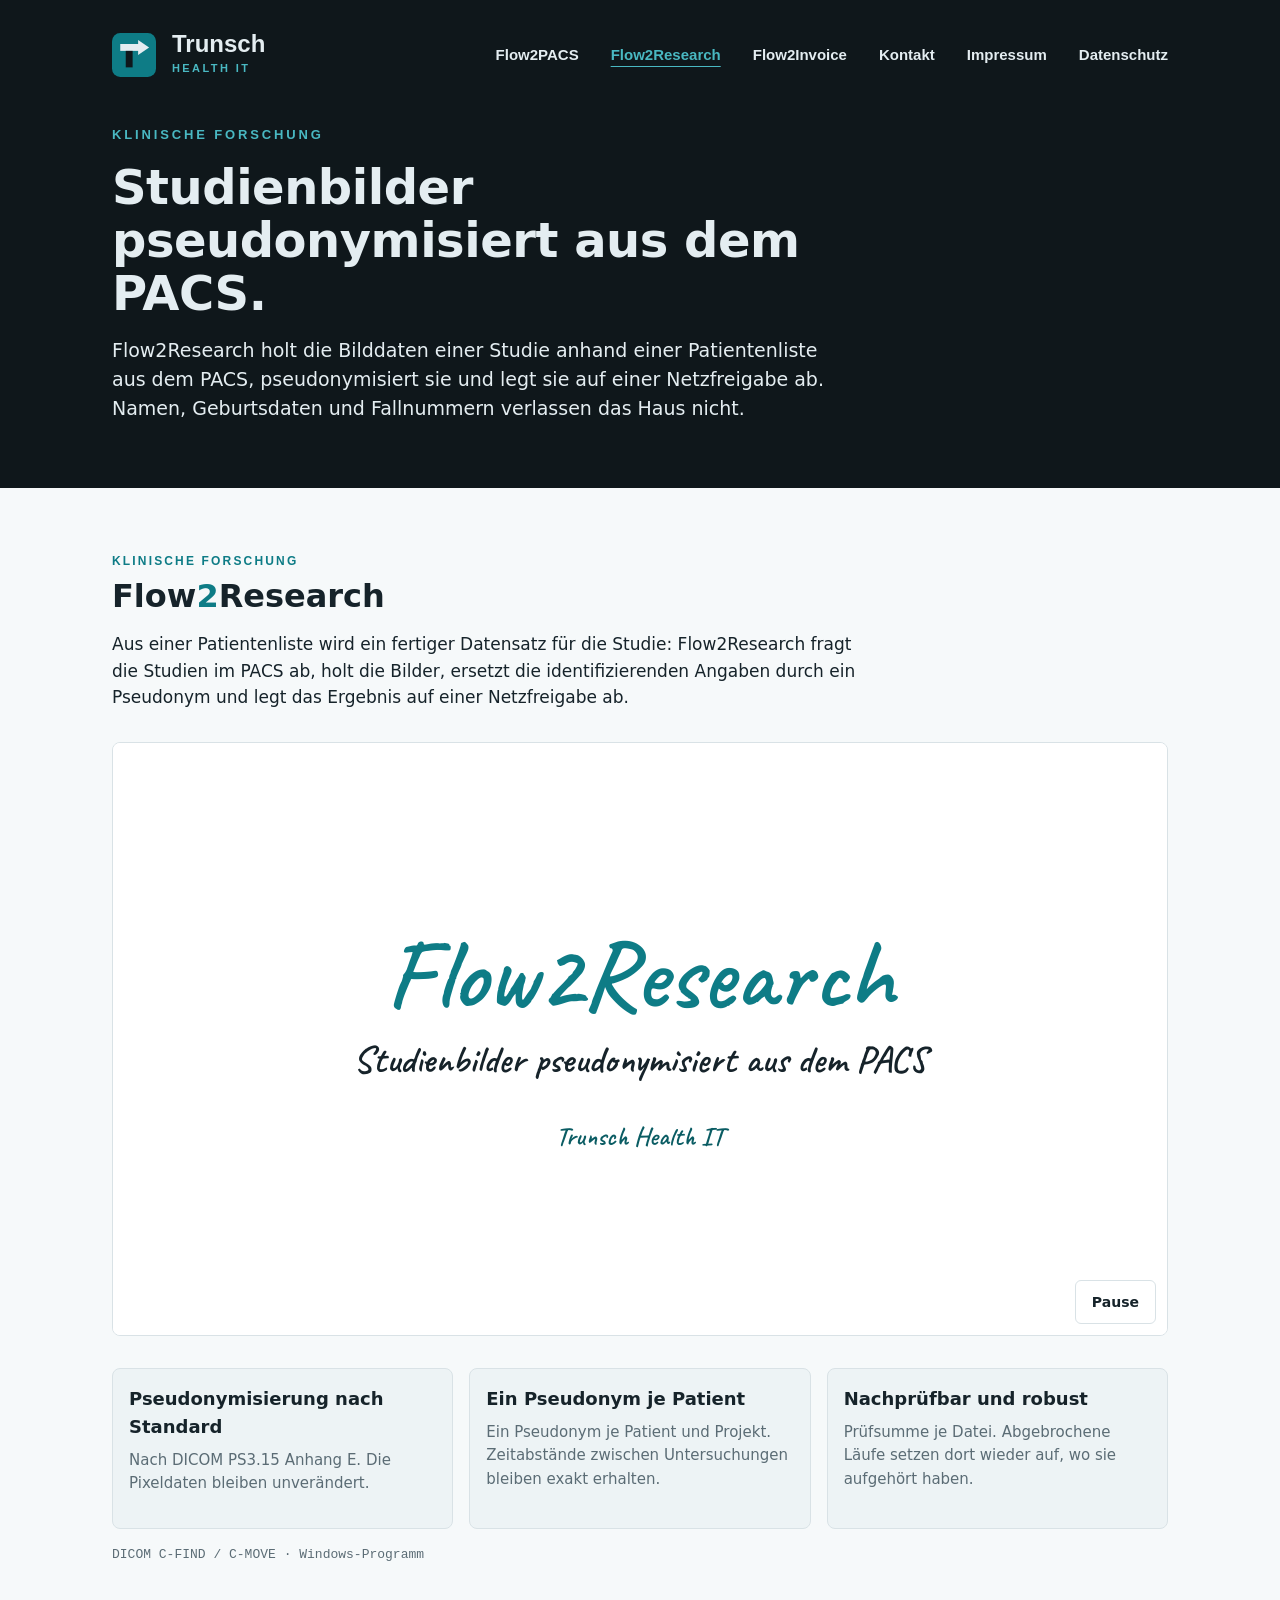
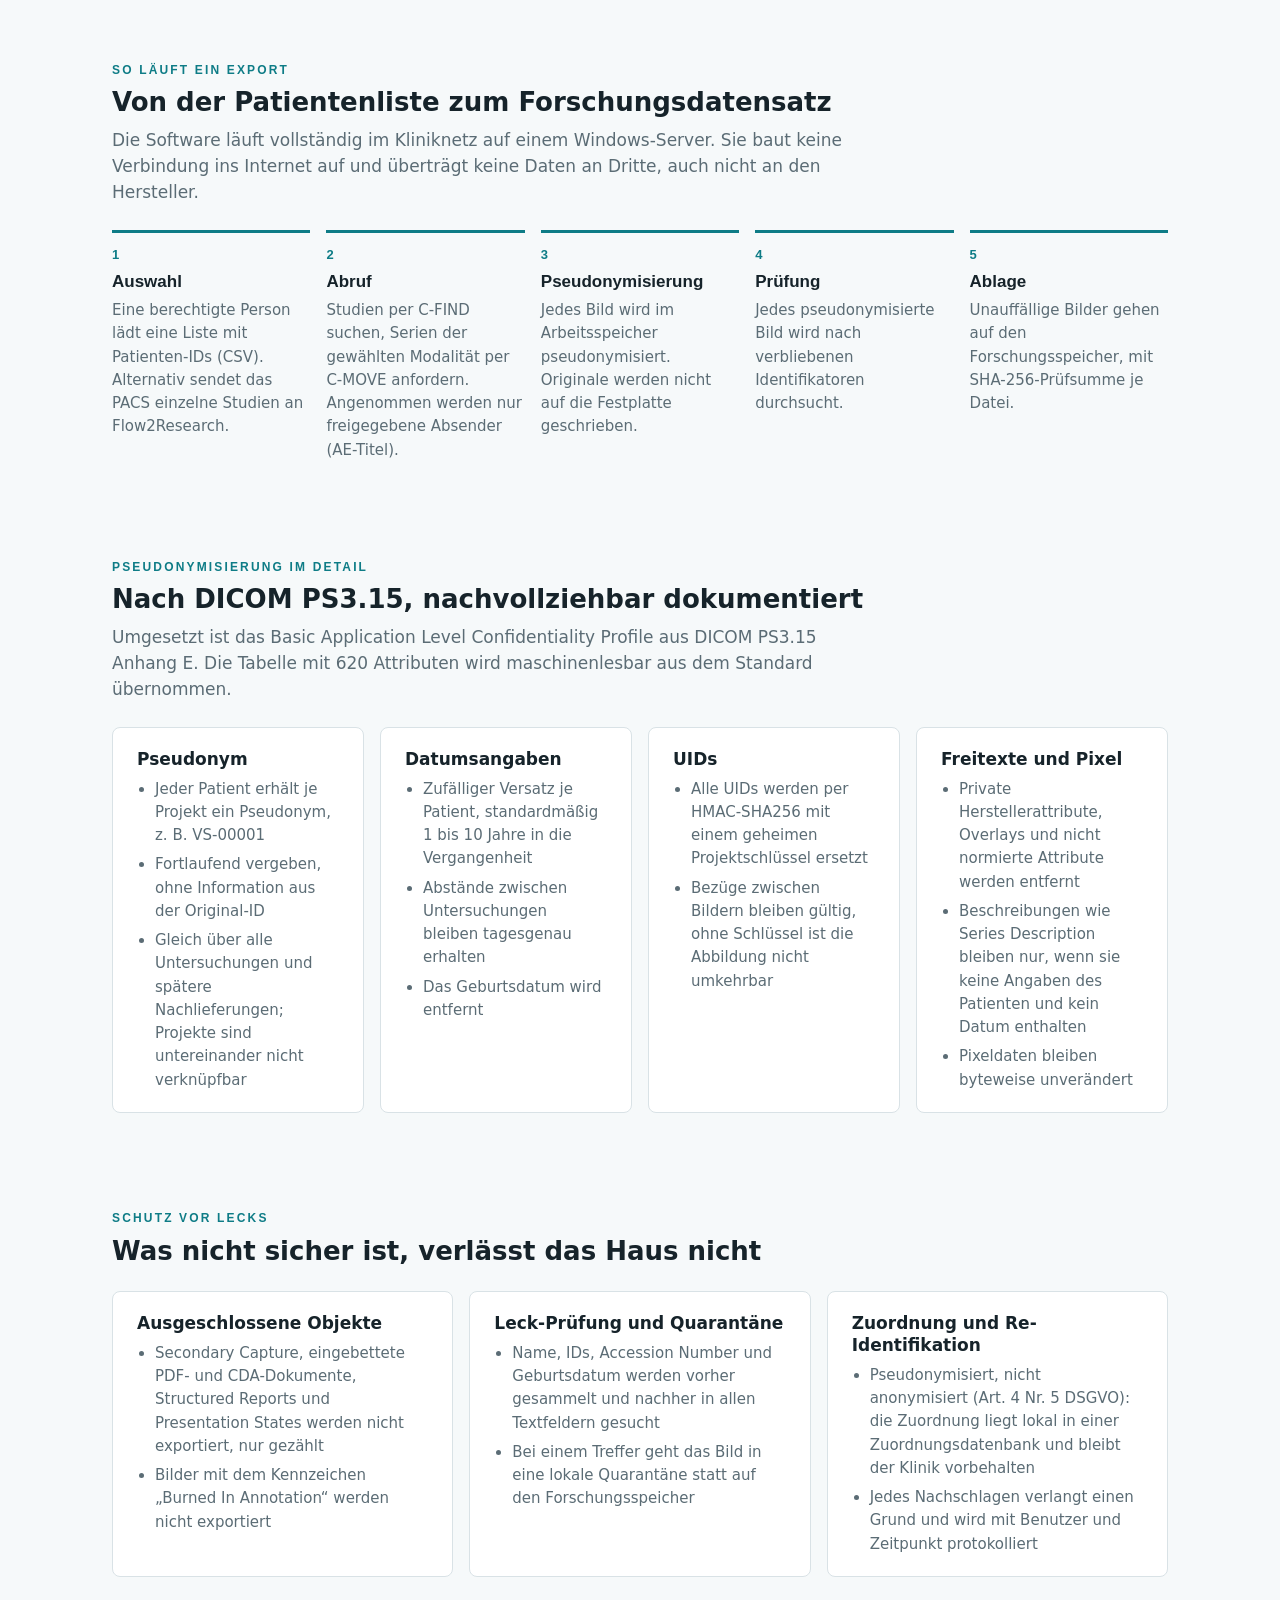
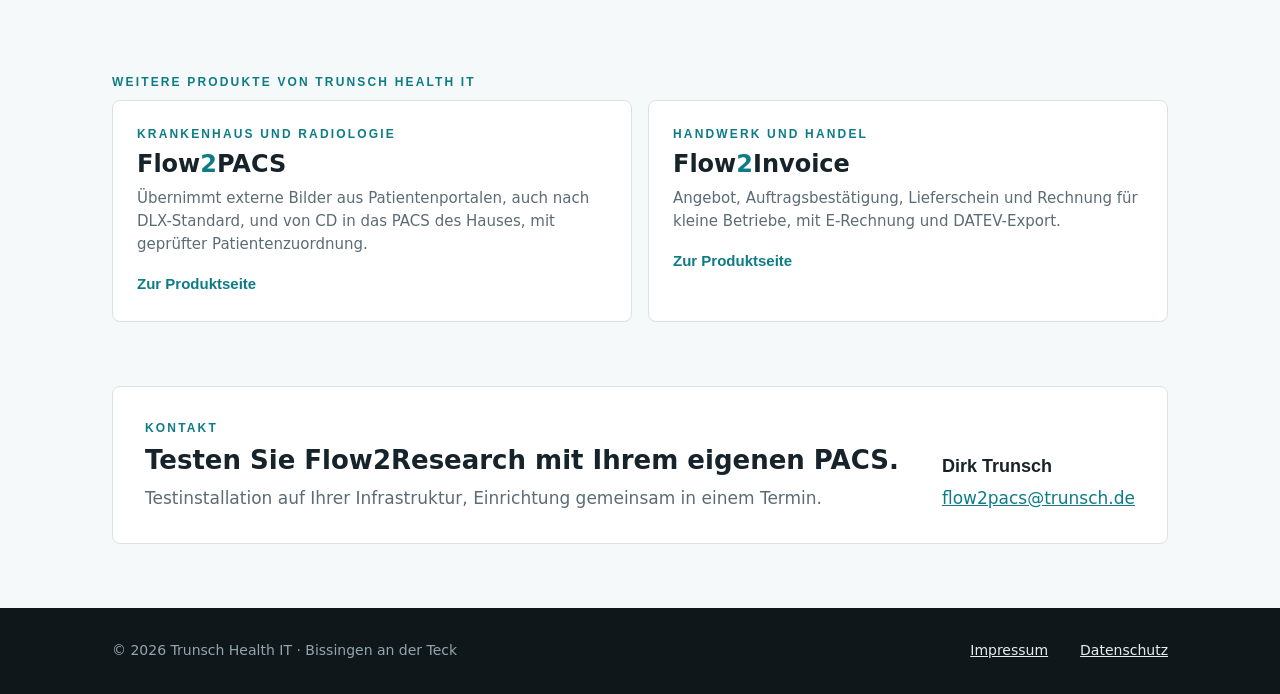
<file: flow2research.html>
<!doctype html>
<html lang="de">
<head>
<meta charset="utf-8">
<meta name="viewport" content="width=device-width, initial-scale=1">
<title>Flow2Research – pseudonymisierter DICOM-Export für Studien – Trunsch Health IT</title>
<meta name="description" content="Flow2Research holt die Bilddaten einer Studie anhand einer Patientenliste aus dem PACS, pseudonymisiert sie nach DICOM PS3.15 und legt sie auf einer Netzfreigabe ab.">
<link rel="icon" href="favicon.svg" type="image/svg+xml">
<link rel="stylesheet" href="style.css">
</head>
<body>
<header class="kopf">
<div class="wrap leiste">
<a class="marke" href="index.html"><svg viewBox="0 0 64 64" width="44" height="44" aria-hidden="true"><rect width="64" height="64" rx="12" fill="#0E7C86"/><rect x="12" y="16" width="28" height="10" fill="#E4EDF1"/><path d="M38 10 L54 21 L38 32 Z" fill="#E4EDF1"/><rect x="20" y="26" width="10" height="24" fill="#0F171B"/></svg><span><b>Trunsch</b><span>Health IT</span></span></a>
<nav class="nav" aria-label="Hauptnavigation">
<a href="index.html">Flow2PACS</a>
<a href="flow2research.html" aria-current="page">Flow2Research</a>
<a href="flow2invoice.html">Flow2Invoice</a>
<a href="#kontakt">Kontakt</a>
<button type="button" class="linkknopf" data-impressum>Impressum</button>
<a href="datenschutz.html">Datenschutz</a>
</nav>
</div>
<div class="wrap held">
<div class="eyebrow">Klinische Forschung</div>
<h1>Studienbilder pseudonymisiert aus dem PACS.</h1>
<p>Flow2Research holt die Bilddaten einer Studie anhand einer Patientenliste aus dem PACS, pseudonymisiert sie und legt sie auf einer Netzfreigabe ab. Namen, Geburtsdaten und Fallnummern verlassen das Haus nicht.</p>
</div>
</header>

<main>
<section id="flow2research" class="wrap produkt" aria-labelledby="flow2research-titel">
<div class="eyebrow">Klinische Forschung</div>
<div class="titel"><h2 id="flow2research-titel"><span>Flow</span><span class="zwei">2</span><span>Research</span></h2></div>
<p class="intro">Aus einer Patientenliste wird ein fertiger Datensatz für die Studie: Flow2Research fragt die Studien im PACS ab, holt die Bilder, ersetzt die identifizierenden Angaben durch ein Pseudonym und legt das Ergebnis auf einer Netzfreigabe ab.</p>
<figure class="illu illu-gross"><div class="illu-flaeche" data-illu="illustrationen/flow2research-film.svg" role="img" aria-label="Animierte Zeichnung in fünf Szenen: Patientenliste laden, Bilder per DICOM aus dem PACS holen ohne das Kliniknetz zu verlassen, Pseudonymisierung nach DICOM PS3.15, gleicher Datumsversatz je Patient, Leck-Prüfung mit Forschungsspeicher und Quarantäne."><noscript><img src="illustrationen/flow2research-film.svg" alt="Animierte Zeichnung: So arbeitet Flow2Research" width="1600" height="900"></noscript></div></figure>
<div class="karten">
<div class="karte"><h3>Pseudonymisierung nach Standard</h3><p>Nach DICOM PS3.15 Anhang E. Die Pixeldaten bleiben unverändert.</p></div>
<div class="karte"><h3>Ein Pseudonym je Patient</h3><p>Ein Pseudonym je Patient und Projekt. Zeitabstände zwischen Untersuchungen bleiben exakt erhalten.</p></div>
<div class="karte"><h3>Nachprüfbar und robust</h3><p>Prüfsumme je Datei. Abgebrochene Läufe setzen dort wieder auf, wo sie aufgehört haben.</p></div>
</div>
<p class="technik">DICOM C-FIND / C-MOVE · Windows-Programm</p>
</section>

<section id="ablauf" class="wrap info" aria-labelledby="ablauf-titel">
<div class="eyebrow">So läuft ein Export</div>
<h2 id="ablauf-titel">Von der Patientenliste zum Forschungsdatensatz</h2>
<p class="info-intro">Die Software läuft vollständig im Kliniknetz auf einem Windows-Server. Sie baut keine Verbindung ins Internet auf und überträgt keine Daten an Dritte, auch nicht an den Hersteller.</p>
<ol class="schritte"><li><b>Auswahl</b><span>Eine berechtigte Person lädt eine Liste mit Patienten-IDs (CSV). Alternativ sendet das PACS einzelne Studien an Flow2Research.</span></li><li><b>Abruf</b><span>Studien per C-FIND suchen, Serien der gewählten Modalität per C-MOVE anfordern. Angenommen werden nur freigegebene Absender (AE-Titel).</span></li><li><b>Pseudonymisierung</b><span>Jedes Bild wird im Arbeitsspeicher pseudonymisiert. Originale werden nicht auf die Festplatte geschrieben.</span></li><li><b>Prüfung</b><span>Jedes pseudonymisierte Bild wird nach verbliebenen Identifikatoren durchsucht.</span></li><li><b>Ablage</b><span>Unauffällige Bilder gehen auf den Forschungsspeicher, mit SHA-256-Prüfsumme je Datei.</span></li></ol>
</section>
<section id="pseudonymisierung" class="wrap info" aria-labelledby="pseudonymisierung-titel">
<div class="eyebrow">Pseudonymisierung im Detail</div>
<h2 id="pseudonymisierung-titel">Nach DICOM PS3.15, nachvollziehbar dokumentiert</h2>
<p class="info-intro">Umgesetzt ist das Basic Application Level Confidentiality Profile aus DICOM PS3.15 Anhang E. Die Tabelle mit 620 Attributen wird maschinenlesbar aus dem Standard übernommen.</p>
<div class="spalten">
<div class="block"><h3>Pseudonym</h3><ul><li>Jeder Patient erhält je Projekt ein Pseudonym, z. B. VS-00001</li><li>Fortlaufend vergeben, ohne Information aus der Original-ID</li><li>Gleich über alle Untersuchungen und spätere Nachlieferungen; Projekte sind untereinander nicht verknüpfbar</li></ul></div>
<div class="block"><h3>Datumsangaben</h3><ul><li>Zufälliger Versatz je Patient, standardmäßig 1 bis 10 Jahre in die Vergangenheit</li><li>Abstände zwischen Untersuchungen bleiben tagesgenau erhalten</li><li>Das Geburtsdatum wird entfernt</li></ul></div>
<div class="block"><h3>UIDs</h3><ul><li>Alle UIDs werden per HMAC-SHA256 mit einem geheimen Projektschlüssel ersetzt</li><li>Bezüge zwischen Bildern bleiben gültig, ohne Schlüssel ist die Abbildung nicht umkehrbar</li></ul></div>
<div class="block"><h3>Freitexte und Pixel</h3><ul><li>Private Herstellerattribute, Overlays und nicht normierte Attribute werden entfernt</li><li>Beschreibungen wie Series Description bleiben nur, wenn sie keine Angaben des Patienten und kein Datum enthalten</li><li>Pixeldaten bleiben byteweise unverändert</li></ul></div>
</div>
</section>
<section id="schutz" class="wrap info" aria-labelledby="schutz-titel">
<div class="eyebrow">Schutz vor Lecks</div>
<h2 id="schutz-titel">Was nicht sicher ist, verlässt das Haus nicht</h2>
<div class="spalten">
<div class="block"><h3>Ausgeschlossene Objekte</h3><ul><li>Secondary Capture, eingebettete PDF- und CDA-Dokumente, Structured Reports und Presentation States werden nicht exportiert, nur gezählt</li><li>Bilder mit dem Kennzeichen „Burned In Annotation“ werden nicht exportiert</li></ul></div>
<div class="block"><h3>Leck-Prüfung und Quarantäne</h3><ul><li>Name, IDs, Accession Number und Geburtsdatum werden vorher gesammelt und nachher in allen Textfeldern gesucht</li><li>Bei einem Treffer geht das Bild in eine lokale Quarantäne statt auf den Forschungsspeicher</li></ul></div>
<div class="block"><h3>Zuordnung und Re-Identifikation</h3><ul><li>Pseudonymisiert, nicht anonymisiert (Art. 4 Nr. 5 DSGVO): die Zuordnung liegt lokal in einer Zuordnungsdatenbank und bleibt der Klinik vorbehalten</li><li>Jedes Nachschlagen verlangt einen Grund und wird mit Benutzer und Zeitpunkt protokolliert</li></ul></div>
</div>
</section>
<section class="wrap weitere" aria-labelledby="andere-titel">
<div class="eyebrow" id="andere-titel">Weitere Produkte von Trunsch Health IT</div>
<div class="weitere-raster">
<a class="weiteres teaser" href="index.html">
<div class="eyebrow">Krankenhaus und Radiologie</div>
<h3><span>Flow</span><span class="zwei">2</span><span>PACS</span></h3>
<p>Übernimmt externe Bilder aus Patientenportalen, auch nach DLX-Standard, und von CD in das PACS des Hauses, mit geprüfter Patientenzuordnung.</p>
<span class="mehr">Zur Produktseite</span>
</a>
<a class="weiteres teaser" href="flow2invoice.html">
<div class="eyebrow">Handwerk und Handel</div>
<h3><span>Flow</span><span class="zwei">2</span><span>Invoice</span></h3>
<p>Angebot, Auftragsbestätigung, Lieferschein und Rechnung für kleine Betriebe, mit E-Rechnung und DATEV-Export.</p>
<span class="mehr">Zur Produktseite</span>
</a>
</div>
</section>

<section id="kontakt" class="wrap abstand-unten" aria-labelledby="kontakt-titel">
<div class="kontakt">
<div class="kontakt-text">
<div class="eyebrow">Kontakt</div>
<h2 id="kontakt-titel">Testen Sie Flow2Research mit Ihrem eigenen PACS.</h2>
<p>Testinstallation auf Ihrer Infrastruktur, Einrichtung gemeinsam in einem Termin.</p>
</div>
<div class="person"><b>Dirk Trunsch</b><a href="&#109;&#97;&#105;&#108;&#116;&#111;&#58;&#102;&#108;&#111;&#119;&#50;&#112;&#97;&#99;&#115;&#64;&#116;&#114;&#117;&#110;&#115;&#99;&#104;&#46;&#100;&#101;">&#102;&#108;&#111;&#119;&#50;&#112;&#97;&#99;&#115;&#64;&#116;&#114;&#117;&#110;&#115;&#99;&#104;&#46;&#100;&#101;</a></div>
</div>
</section>
</main>

<footer class="fuss">
<div class="wrap">
<span>© 2026 Trunsch Health IT · Bissingen an der Teck</span>
<nav aria-label="Rechtliches"><button type="button" class="linkknopf" data-impressum>Impressum</button><a href="datenschutz.html">Datenschutz</a></nav>
</div>
</footer>

<dialog id="impressum" aria-labelledby="impressum-titel">
<div class="kopfzeile">
<div><div class="eyebrow">Rechtliches</div><h2 id="impressum-titel">Impressum</h2></div>
<form method="dialog"><button class="schliessen" aria-label="Impressum schließen"><svg width="20" height="20" viewBox="0 0 24 24" fill="none" stroke="currentColor" stroke-width="2" stroke-linecap="round" aria-hidden="true"><path d="M18 6 6 18"/><path d="m6 6 12 12"/></svg></button></form>
</div>
<h3 style="margin-top:0">Angaben gemäß § 5 DDG</h3>
<p>Trunsch Health IT<br>Inhaber: Dirk Trunsch<br>Sattlerweg 3<br>73266 Bissingen an der Teck<br>Deutschland</p>
<h3>Kontakt</h3>
<p>E-Mail: <a href="&#109;&#97;&#105;&#108;&#116;&#111;&#58;&#102;&#108;&#111;&#119;&#50;&#112;&#97;&#99;&#115;&#64;&#116;&#114;&#117;&#110;&#115;&#99;&#104;&#46;&#100;&#101;">&#102;&#108;&#111;&#119;&#50;&#112;&#97;&#99;&#115;&#64;&#116;&#114;&#117;&#110;&#115;&#99;&#104;&#46;&#100;&#101;</a></p>
<h3>Verantwortlich für den Inhalt nach § 18 Abs. 2 MStV</h3>
<p>Dirk Trunsch, Anschrift wie oben</p>
<h3>Verbraucherstreitbeilegung</h3>
<p>Wir sind nicht bereit und nicht verpflichtet, an Streitbeilegungsverfahren vor einer Verbraucherschlichtungsstelle teilzunehmen.</p>
</dialog>
<script>
// Impressum-Fenster: jeder Knopf mit data-impressum öffnet es; Esc und der Schließen-Knopf schließen es (natives <dialog>).
document.querySelectorAll('[data-impressum]').forEach(function (k) {
  k.addEventListener('click', function () { document.getElementById('impressum').showModal(); });
});
if (location.hash === '#impressum') { document.getElementById('impressum').showModal(); }
</script>
<script src="illustrationen/illustrationen.js" defer></script>
</body>
</html>
</file>
<file: style.css>
/* Trunsch Health IT – Website. Farben und Schriften aus dem Design-System "Trunsch Health IT". */

:root{--petrol:#0E7C86;--night:#0F171B;--night-ink:#E4EDF1;--night-accent:#49B8C2;--night-muted:#93A5AE;
  --paper:#F6F9FA;--ink:#16232A;--muted:#5B6C75;--line:#D9E2E6;--chip:#EDF3F5}
*{box-sizing:border-box}
body{margin:0;background:var(--paper);color:var(--ink);font-family:"Source Sans 3","Segoe UI",system-ui,sans-serif;font-size:17px;line-height:1.55}
h1,h2,h3,.display{font-family:"Archivo","Segoe UI",system-ui,sans-serif}
a{color:var(--petrol)}a:hover{color:var(--ink)}
.wrap{max-width:1120px;margin:0 auto;padding:32px}
.eyebrow{font-family:"Archivo",sans-serif;font-weight:600;font-size:12px;letter-spacing:.18em;text-transform:uppercase;color:var(--petrol);margin-bottom:8px}

.kopf{background:var(--night);color:var(--night-ink)}
.kopf .leiste{display:flex;flex-wrap:wrap;justify-content:space-between;align-items:center;gap:16px}
.marke{display:flex;align-items:center;gap:16px;text-decoration:none;color:var(--night-ink)}
.marke:hover{color:var(--night-ink)}
.marke b{display:block;font-family:"Archivo",sans-serif;font-weight:700;font-size:24px;line-height:1}
.marke span span{display:block;font-family:"Archivo",sans-serif;font-weight:600;font-size:11px;letter-spacing:.22em;text-transform:uppercase;color:var(--night-accent);margin-top:4px}
.nav{display:flex;flex-wrap:wrap;gap:32px;font-family:"Archivo",sans-serif;font-weight:600;font-size:15px}
.nav a,.linkknopf{color:var(--night-ink);text-decoration:none;background:none;border:0;padding:0;font:inherit;cursor:pointer}
.nav a:hover,.linkknopf:hover{color:var(--night-accent)}
.held{padding-top:16px;padding-bottom:64px}
.held .eyebrow{color:var(--night-accent);font-size:13px;letter-spacing:.22em;margin-bottom:16px}
.held h1{margin:0;font-weight:700;font-size:clamp(32px,5vw,48px);line-height:1.1;letter-spacing:-.01em;max-width:820px}
.held p{margin:16px 0 0;font-size:19px;max-width:720px}

.produkt{padding-top:64px;scroll-margin-top:16px}
.produkt .titel{display:flex;align-items:center;gap:16px;margin-bottom:16px}
.produkt h2{margin:0;font-weight:700;font-size:0;line-height:1.15}
.produkt h2 span{font-size:32px}
.zwei{color:var(--petrol)}
.produkt .intro{margin:0 0 32px;max-width:760px}
.karten{display:grid;grid-template-columns:repeat(auto-fit,minmax(260px,1fr));gap:16px}
.karte{background:var(--chip);border:1px solid var(--line);border-radius:8px;padding:16px 16px 32px}
.karte h3{margin:0 0 8px;font-weight:650;font-size:18px}
.karte p{margin:0;font-size:15px;color:var(--muted)}
.weitere{padding-top:64px;scroll-margin-top:16px}
.weitere-raster{display:grid;grid-template-columns:repeat(auto-fit,minmax(300px,1fr));gap:16px}
.weiteres{background:#fff;border:1px solid var(--line);border-radius:8px;padding:24px;scroll-margin-top:16px}
.weiteres h3{margin:0 0 8px;font-weight:700;font-size:0;line-height:1.15}
.weiteres h3 span{font-size:24px}
.weiteres p{margin:0;font-size:15px;color:var(--muted)}
.weiteres ul{margin:16px 0 0;padding-left:20px;font-size:15px}
.weiteres li + li{margin-top:4px}
.weiteres .technik{margin-top:16px;font-size:13px}
.technik{margin:16px 0 0;font-family:"IBM Plex Mono",Consolas,monospace;font-size:13px;color:var(--muted)}

.kontakt{background:#fff;border:1px solid var(--line);border-radius:8px;padding:32px;display:flex;flex-wrap:wrap;justify-content:space-between;align-items:flex-end;gap:32px}
.kontakt .kontakt-text{flex:1 1 420px}
.kontakt h2{margin:0 0 8px;font-weight:700;font-size:26px;line-height:1.2}
.kontakt p{margin:0;color:var(--muted)}
.kontakt .person{display:flex;flex-direction:column;gap:4px}
.kontakt .person b{font-family:"Archivo",sans-serif;font-weight:600;font-size:18px}
.abstand-unten{padding-bottom:64px}

.text{max-width:820px;margin:0 auto;padding:64px 32px}
.text h2{margin:0 0 16px;font-weight:700;font-size:28px;line-height:1.2}
.text h3{margin:32px 0 8px;font-weight:650;font-size:18px}
.text p{margin:0}
.text ul{margin:0;padding-left:24px}
.text section + section{margin-top:64px;padding-top:64px;border-top:1px solid var(--line)}

.fuss{background:var(--night);color:var(--night-muted);font-size:14px}
.fuss .wrap{display:flex;flex-wrap:wrap;justify-content:space-between;gap:16px}
.fuss nav{display:flex;gap:32px}
.fuss a,.fuss .linkknopf{color:var(--night-ink);text-decoration:underline}

dialog{border:0;border-radius:8px;padding:32px;max-width:560px;width:calc(100% - 32px);color:var(--ink)}
dialog::backdrop{background:rgba(15,23,27,.6)}
dialog .kopfzeile{display:flex;justify-content:space-between;align-items:flex-start;gap:16px;margin-bottom:16px}
dialog h2{margin:0;font-weight:700;font-size:26px;line-height:1.2}
dialog h3{margin:16px 0 8px;font-weight:650;font-size:16px}
dialog p{margin:0;font-size:16px}
.schliessen{width:44px;height:44px;display:flex;align-items:center;justify-content:center;background:var(--chip);border:1px solid var(--line);border-radius:6px;color:var(--ink);cursor:pointer}
:focus-visible{outline:2px solid var(--night-accent);outline-offset:2px}
@media(max-width:640px){.nav{gap:8px 24px}.wrap{padding:24px 20px}.held{padding-bottom:40px}.produkt{padding-top:40px}.kontakt{padding:24px}}

/* Animierte Illustrationen (Handzeichnungen Flow2PACS). Schrift nur für die Zeichnungen; wird erst geladen, wenn eine Zeichnung Text zeigt. */
@font-face{font-family:"Caveat";src:url(illustrationen/caveat.woff2) format("woff2");font-weight:400 700;font-display:swap}
.illu{margin:0;position:relative}
.illu-gross{margin:0 0 32px}
.illu-flaeche{aspect-ratio:16/9;background:#fff;border:1px solid var(--line);border-radius:8px;overflow:hidden}
.illu-flaeche svg,.illu-flaeche img{display:block;width:100%;height:auto}
.illu-knopf{position:absolute;right:12px;bottom:12px;min-height:44px;padding:0 16px;font:600 14px "Archivo","Segoe UI",system-ui,sans-serif;color:var(--ink);background:rgba(255,255,255,.92);border:1px solid var(--line);border-radius:6px;cursor:pointer}
.illu-knopf:hover{color:var(--petrol)}

/* Produktseiten: Verweis-Karten auf die anderen Produkte, aktive Seite in der Navigation */
.nav a[aria-current="page"]{color:var(--night-accent);text-decoration:underline;text-underline-offset:6px}
a.teaser{display:block;text-decoration:none;color:var(--ink)}
a.teaser:hover{border-color:var(--petrol);color:var(--ink)}
a.teaser .mehr{display:inline-block;margin-top:16px;font-family:"Archivo",sans-serif;font-weight:600;font-size:15px;color:var(--petrol)}
a.teaser:hover .mehr{text-decoration:underline}

/* Info-Abschnitte auf den Produktseiten: Überschrift, Spalten mit Listen, nummerierte Schritte */
.info{padding-top:64px;scroll-margin-top:16px}
.info h2{margin:0 0 8px;font-weight:700;font-size:26px;line-height:1.2}
.info-intro{margin:0 0 24px;max-width:760px;color:var(--muted)}
.info h2 + .spalten,.info h2 + .schritte{margin-top:24px}
.spalten{display:grid;grid-template-columns:repeat(auto-fit,minmax(250px,1fr));gap:16px}
.block{background:#fff;border:1px solid var(--line);border-radius:8px;padding:20px 24px}
.block h3{margin:0 0 8px;font-weight:650;font-size:17px;line-height:1.3}
.block ul{margin:0;padding-left:18px;font-size:15px;color:var(--muted)}
.block li + li{margin-top:6px}
.schritte{list-style:none;counter-reset:schritt;margin:24px 0 0;padding:0;display:grid;grid-template-columns:repeat(auto-fit,minmax(180px,1fr));gap:16px}
.schritte li{counter-increment:schritt;border-top:3px solid var(--petrol);padding-top:12px;font-size:15px;color:var(--muted)}
.schritte li::before{content:counter(schritt);font-family:"Archivo",sans-serif;font-weight:700;font-size:13px;color:var(--petrol);display:block;margin-bottom:4px}
.schritte b{display:block;color:var(--ink);font-family:"Archivo",sans-serif;font-weight:650;font-size:17px;margin-bottom:4px}
.schritte span{display:block}
@media(max-width:640px){.info{padding-top:40px}}
</file>
